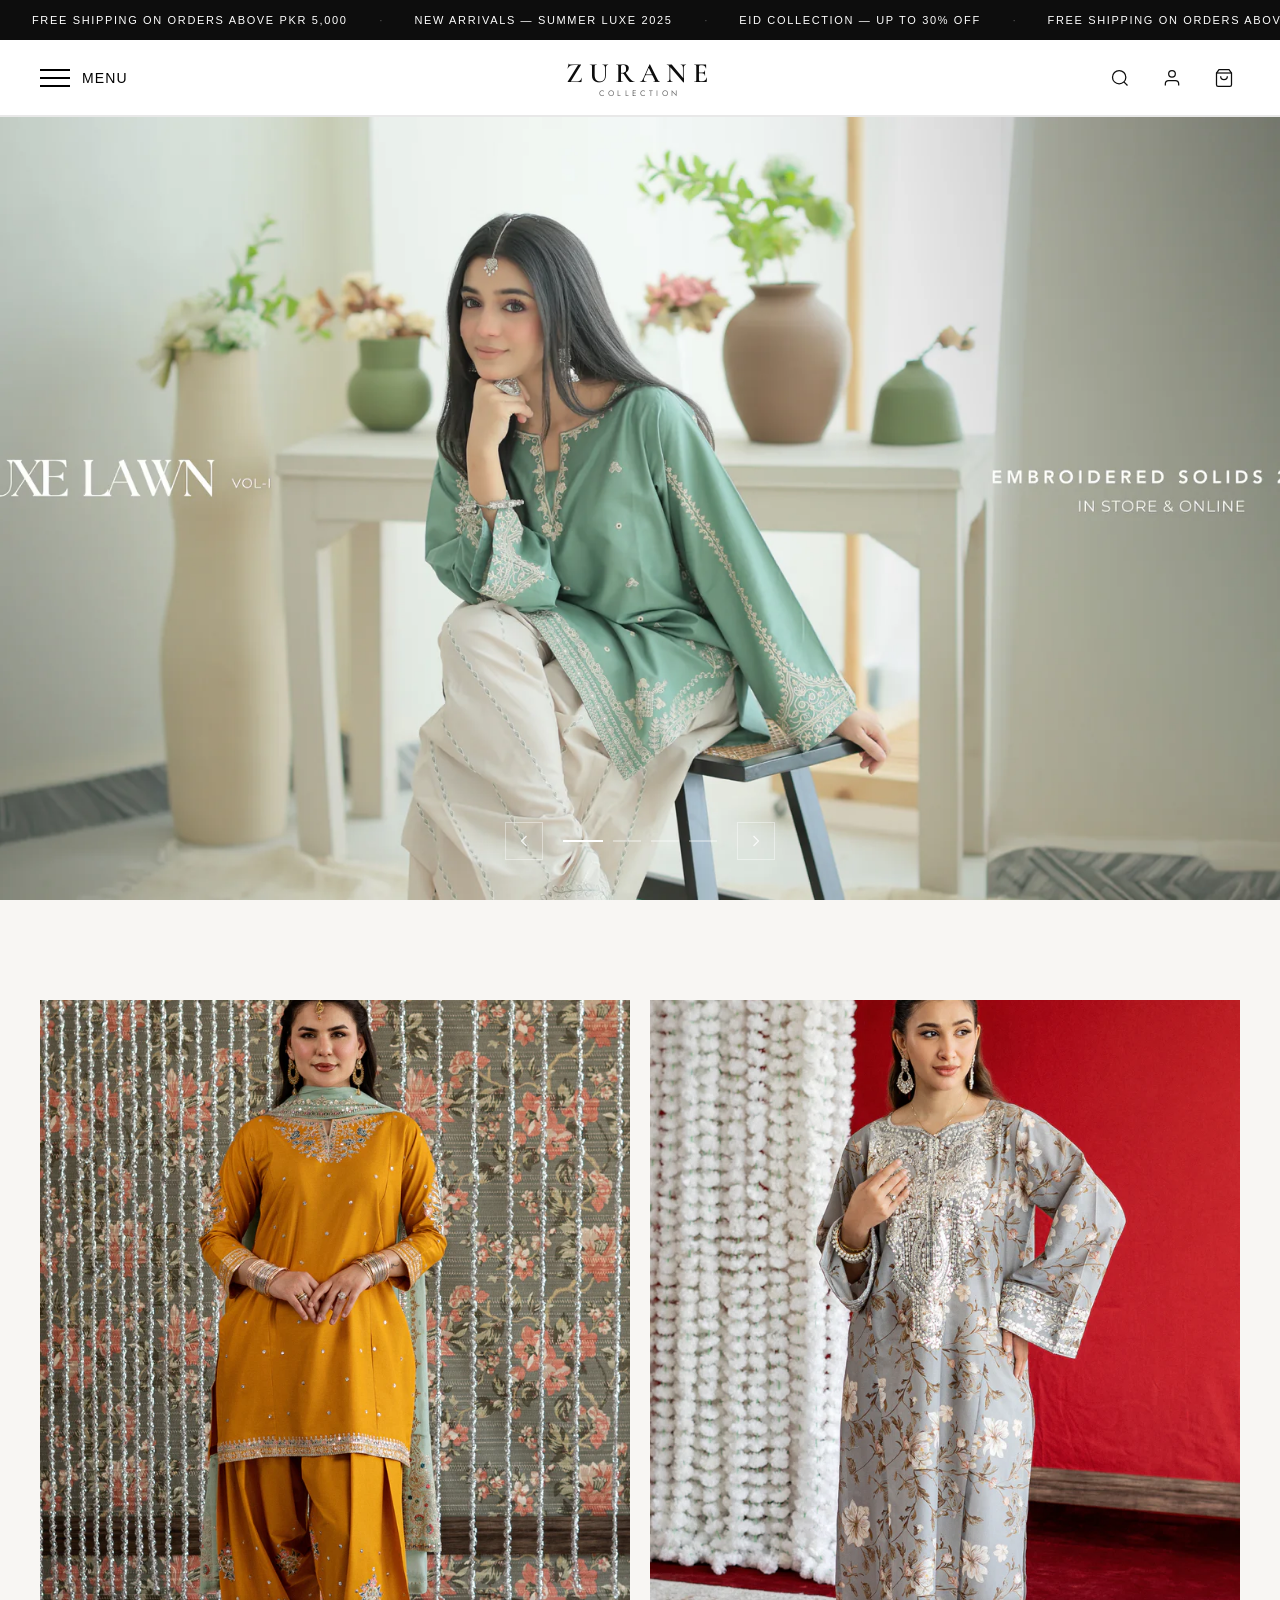
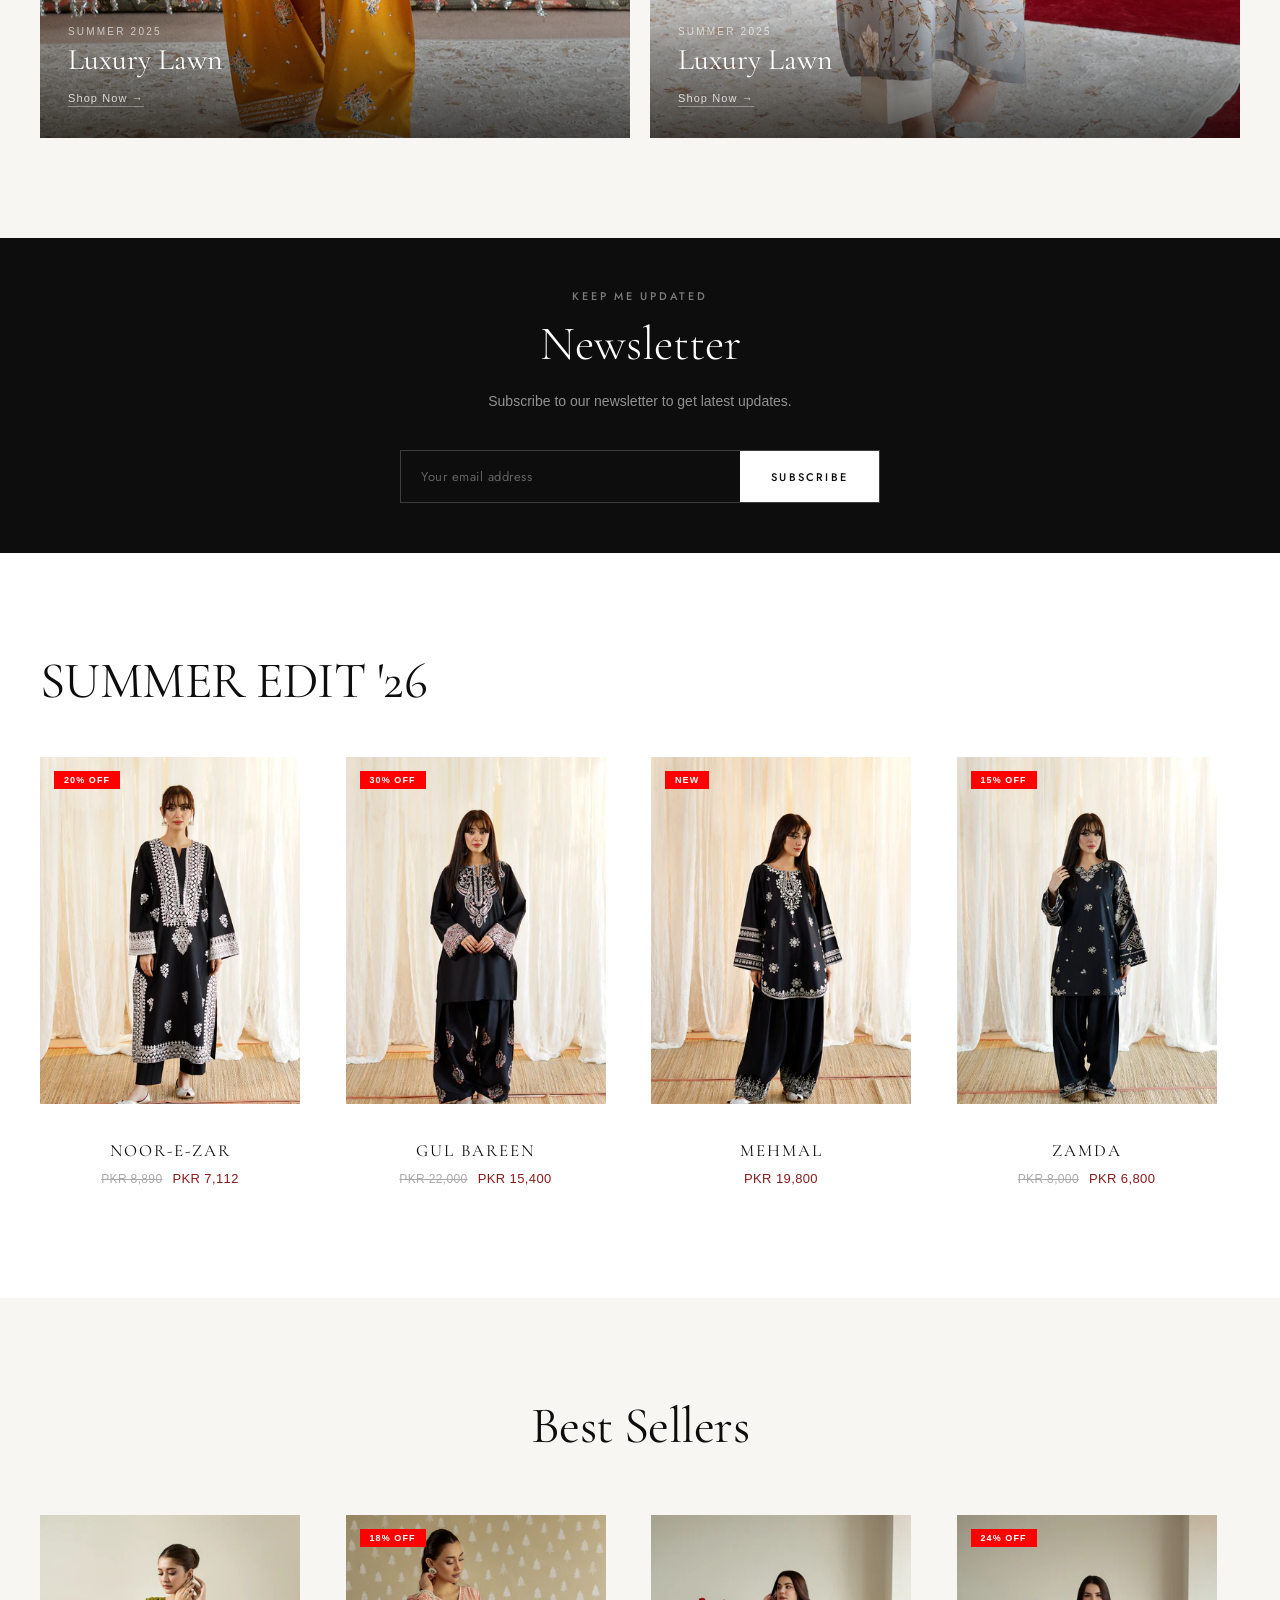
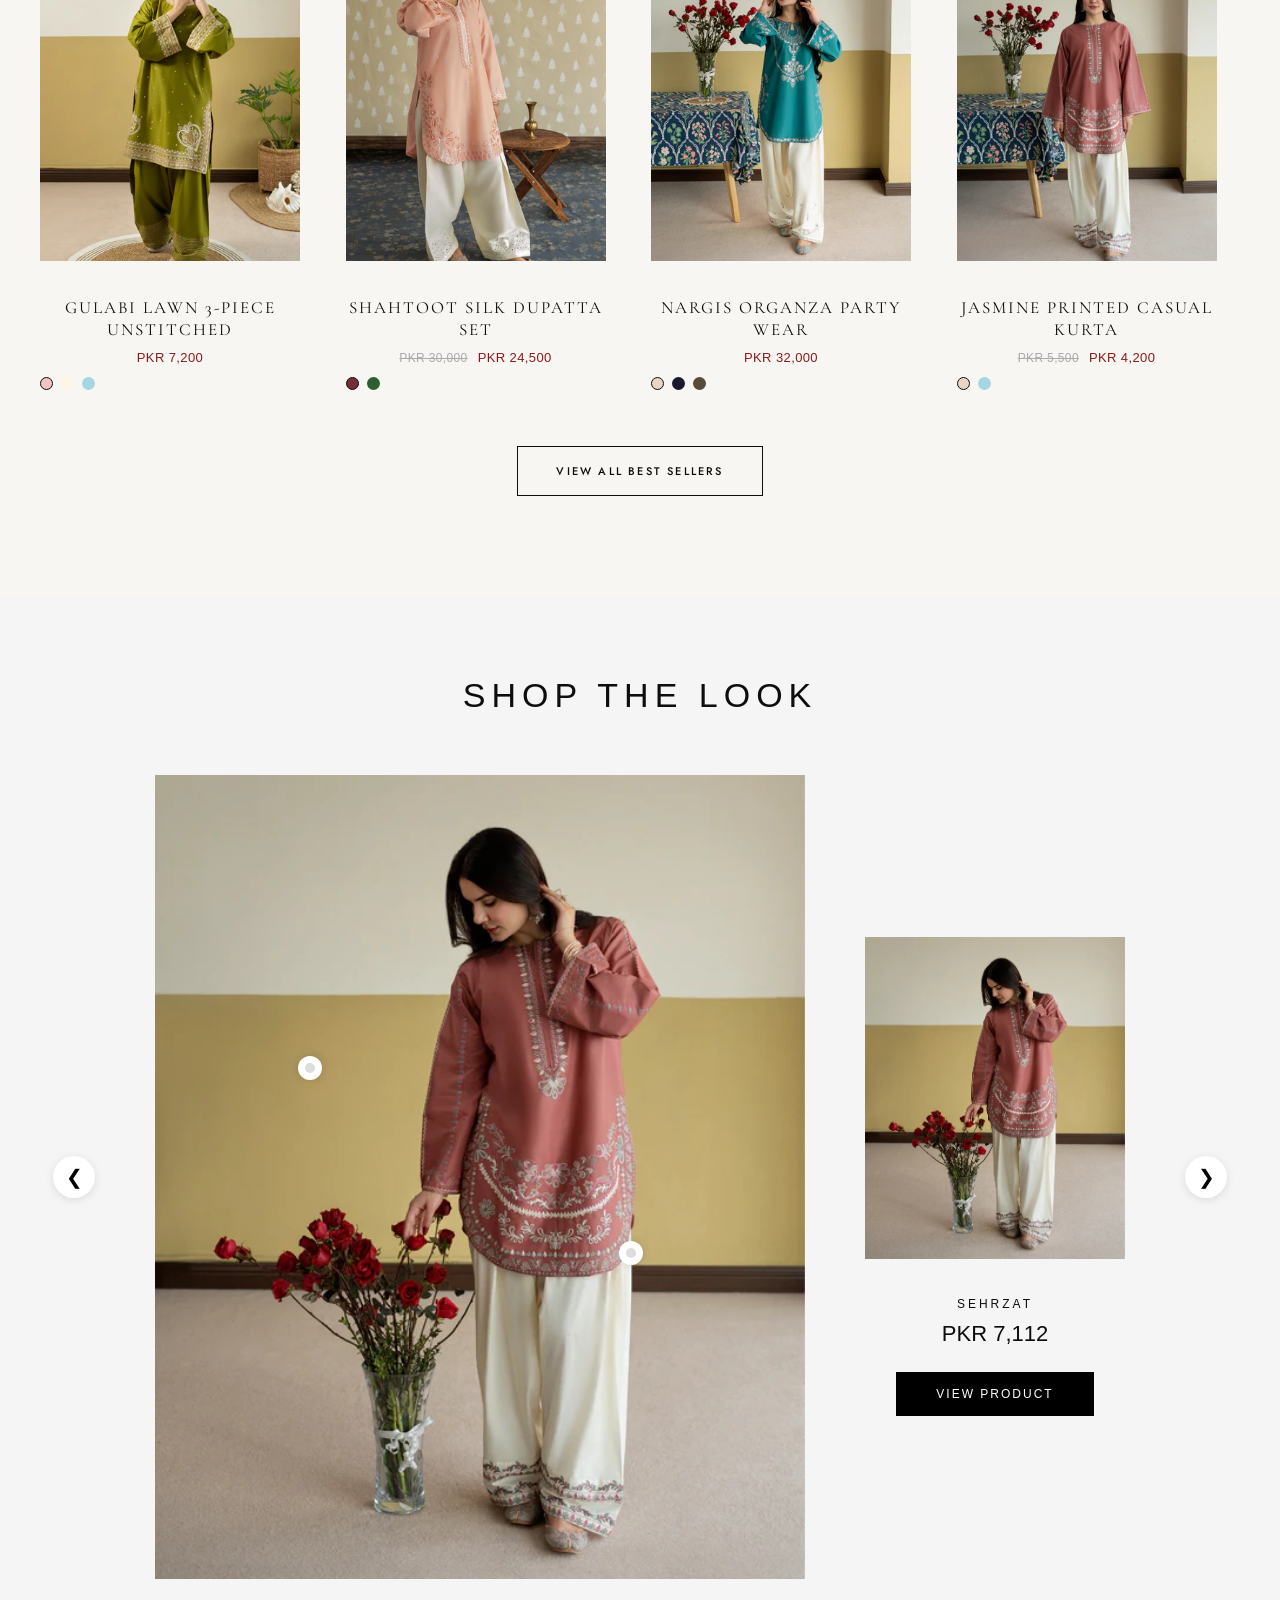
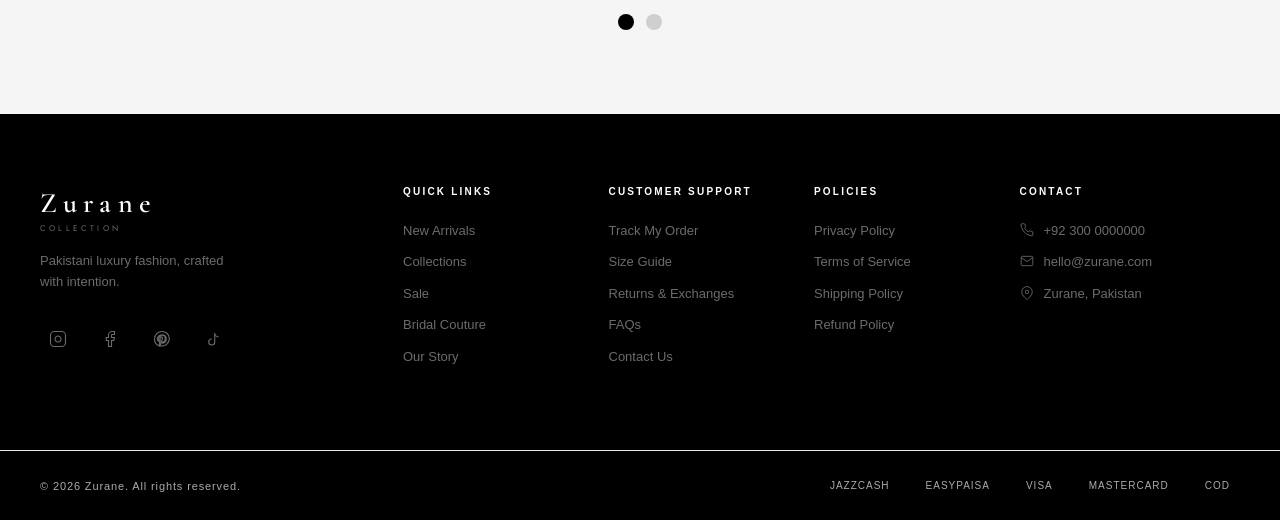
<file: index.html>
<!DOCTYPE html>
<html lang="en">
<head>
  <meta charset="UTF-8" />
  <meta name="viewport" content="width=device-width, initial-scale=1.0" />
  <title>Zurane — Luxury Pakistani Fashion</title>
  <link rel="stylesheet" href="style.css" />
  <link rel="preconnect" href="https://fonts.googleapis.com" />
  <link rel="preconnect" href="https://fonts.gstatic.com" crossorigin />
  <link href="https://fonts.googleapis.com/css2?family=Cormorant+Garamond:ital,wght@0,300;0,400;0,500;0,600;1,300;1,400&family=Jost:wght@300;400;500&display=swap" rel="stylesheet" />
<link rel="stylesheet" href="commerce.css" />
</head>
<body>

  <!-- ═══════════════════════════════════════════
       ANNOUNCEMENT BAR
  ═══════════════════════════════════════════ -->
  <div class="announcement-bar" id="announcementBar">
    <div class="announcement-track">
      <span class="announcement-item">Free Shipping on orders above PKR 5,000</span>
      <span class="announcement-sep">·</span>
      <span class="announcement-item">New Arrivals — Summer Luxe 2025</span>
      <span class="announcement-sep">·</span>
      <span class="announcement-item">Eid Collection — Up to 30% Off</span>
      <span class="announcement-sep">·</span>
      <span class="announcement-item">Free Shipping on orders above PKR 5,000</span>
      <span class="announcement-sep">·</span>
      <span class="announcement-item">New Arrivals — Summer Luxe 2025</span>
      <span class="announcement-sep">·</span>
      <span class="announcement-item">Eid Collection — Up to 30% Off</span>
      <span class="announcement-sep">·</span>
    </div>
    <!-- <button class="announcement-close" id="closeAnnouncement" aria-label="Close announcement">&#x2715;</button> -->
  </div>

  <!-- ═══════════════════════════════════════════
       HEADER
  ═══════════════════════════════════════════ -->
  <header class="header" id="header">
    <div class="header-inner">

      <!-- Mobile Menu Toggle -->
      <!-- <div class="header-left">
  <button class="menu-btn" id="navToggle" aria-label="Open menu" aria-expanded="false" aria-controls="mobileNav">
    <span class="hamburger"></span>
    <span class="menu-label">MENU</span>
  </button>
</div> -->

      <!-- Nav Left -->
      <div class="header-left">
  <button class="menu-btn" id="navToggle" aria-label="Open menu" aria-expanded="false" aria-controls="mobileNav">
    <span class="hamburger"></span>
    <span>MENU</span>
  </button>
</div>

      <!-- Logo -->
      <a href="#" class="logo" aria-label="Zurane Home">
        <span class="logo-text">ZURANE</span>
        <span class="logo-sub">Collection</span>
      </a>

      <!-- Nav Right (Icons) -->
      <div class="nav-right">
        <button class="icon-btn" id="searchToggle" aria-label="Search">
          <svg width="20" height="20" viewBox="0 0 24 24" fill="none" stroke="currentColor" stroke-width="1.5"><circle cx="11" cy="11" r="8"/><line x1="21" y1="21" x2="16.65" y2="16.65"/></svg>
        </button>
        <a href="#" class="icon-btn" aria-label="Account">
          <svg width="20" height="20" viewBox="0 0 24 24" fill="none" stroke="currentColor" stroke-width="1.5"><path d="M20 21v-2a4 4 0 0 0-4-4H8a4 4 0 0 0-4 4v2"/><circle cx="12" cy="7" r="4"/></svg>
        </a>
        <button class="icon-btn cart-btn" id="cartToggle" aria-label="Cart">
          <svg width="20" height="20" viewBox="0 0 24 24" fill="none" stroke="currentColor" stroke-width="1.5"><path d="M6 2 3 6v14a2 2 0 0 0 2 2h14a2 2 0 0 0 2-2V6l-3-4z"/><line x1="3" y1="6" x2="21" y2="6"/><path d="M16 10a4 4 0 0 1-8 0"/></svg>
          <span class="cart-count" id="cartCount">0</span>
        </button>
      </div>

    </div>

    <!-- Search Bar -->
    <div class="search-bar" id="searchBar">
      <div class="search-inner">
        <svg width="18" height="18" viewBox="0 0 24 24" fill="none" stroke="currentColor" stroke-width="1.5"><circle cx="11" cy="11" r="8"/><line x1="21" y1="21" x2="16.65" y2="16.65"/></svg>
        <input type="text" placeholder="Search for collections, fabrics, styles..." id="searchInput" />
        <button class="search-close" id="searchClose" aria-label="Close search">&#x2715;</button>
      </div>
    </div>

    <!-- Mobile Nav Overlay -->
    <div class="mobile-nav" id="mobileNav">
      <div class="mobile-nav-inner">

  <div class="mobile-menu-header">
    <button class="close-menu" id="closeMenu" aria-label="Close menu">✕</button>
    <span>MENU</span>
  </div>

  <ul class="mobile-menu-list">

    <li class="active">
      <a href="#">NEW ARRIVALS</a>
    </li>

    <li>
      <a href="#">SUMMER EDIT '26</a>
    </li>

    <li class="has-dropdown">

    <div class="menu-row">
        <a href="#">SHOP BY CATEGORY</a>
        <button class="dropdown-toggle" aria-label="Toggle submenu" aria-expanded="false">+</button>
    </div>

    <ul class="submenu">
        <li><a href="#">UNSTITCHED</a></li>
        <li><a href="#">READY TO WEAR</a></li>
        <li><a href="#">FORMALS</a></li>
    </ul>

</li>

<li class="has-dropdown">

    <div class="menu-row">
        <a href="#">WINTERS '25</a>
        <button class="dropdown-toggle" aria-label="Toggle submenu" aria-expanded="false">+</button>
    </div>

    <ul class="submenu">
        <li><a href="#">KHADDAR 3PC</a></li>
        <li><a href="#">VELVET 2PC</a></li>
        <li><a href="#">KHADDAR 2PC</a></li>
    </ul>

</li>

    <li>
      <a href="#">FACTORY CLEARANCE</a>
    </li>

    <li class="has-plus">
      <a href="#">SALE</a>
    </li>

  </ul>

</div>
    </div>
    <div class="overlay" id="overlay"></div>

  </header>

  <!-- Mobile Nav Overlay Bg -->
  

  <!-- ═══════════════════════════════════════════
       HERO
  ═══════════════════════════════════════════ -->
  <section class="hero" id="hero">
    <div class="hero-slides">

      <div class="hero-slide active" data-index="0">
        <div class="hero-img-wrap">
          <img src="./public/hero1.webp" alt="Summer Luxe Collection" class="hero-img" />
        </div>
       
      </div>

      <div class="hero-slide" data-index="1">
        <div class="hero-img-wrap">
          <img src="./public/hero 2.webp" alt="Bridal Couture" class="hero-img" />
        </div>
       
      </div>

      <div class="hero-slide" data-index="2">
        <div class="hero-img-wrap">
          <img src="./public/hero 3.webp" alt="Eid Festive" class="hero-img" />
        </div>
       
      </div>

      <div class="hero-slide" data-index="3">
        <div class="hero-img-wrap">
          <img src="./public/hero 4.webp" alt="Eid Festive" class="hero-img" />
        </div>
        
      </div>
    </div>

    <!-- Hero Controls -->
    <div class="hero-controls">
      <button class="hero-arrow hero-prev" id="heroPrev" aria-label="Previous slide">
        <svg width="20" height="20" viewBox="0 0 24 24" fill="none" stroke="currentColor" stroke-width="1.5"><polyline points="15 18 9 12 15 6"/></svg>
      </button>
      <div class="hero-dots" id="heroDots">
        <button class="hero-dot active" data-slide="0" aria-label="Slide 1"></button>
        <button class="hero-dot" data-slide="1" aria-label="Slide 2"></button>
        <button class="hero-dot" data-slide="2" aria-label="Slide 3"></button>
        <button class="hero-dot" data-slide="3" aria-label="Slide 4"></button>
      </div>
      <button class="hero-arrow hero-next" id="heroNext" aria-label="Next slide">
        <svg width="20" height="20" viewBox="0 0 24 24" fill="none" stroke="currentColor" stroke-width="1.5"><polyline points="9 18 15 12 9 6"/></svg>
      </button>
    </div>


  </section>

  <!-- ═══════════════════════════════════════════
       FEATURED COLLECTIONS
  ═══════════════════════════════════════════ -->
  <section class="section collections-section" id="collections">
    <div class="container">
      
      <div class="collections-grid">

        <a href="#" class="collection-card collection-card--large">
          <div class="collection-img-wrap">
            <img src="./public/feautured1.webp" alt="Luxury Lawn" class="collection-img" />
          </div>
          <div class="collection-info">
            <p class="collection-label">Summer 2025</p>
            <h3 class="collection-name">Luxury Lawn</h3>
            <span class="collection-cta">Shop Now →</span>
          </div>
        </a>

        <a href="#" class="collection-card collection-card--large">
          <div class="collection-img-wrap">
            <img src="./public/feautured 2.webp" alt="Luxury Lawn" class="collection-img" />
          </div>
          <div class="collection-info">
            <p class="collection-label">Summer 2025</p>
            <h3 class="collection-name">Luxury Lawn</h3>
            <span class="collection-cta">Shop Now →</span>
          </div>
        </a>

        <!-- <div class="collections-col-right">
          <a href="#" class="collection-card">
            <div class="collection-img-wrap">
              <img src="https://images.unsplash.com/photo-1609505848912-b7c3b9a4d34d?w=700&q=80" alt="Bridal Couture" class="collection-img" />
            </div>
            <div class="collection-info">
              <p class="collection-label">Couture</p>
              <h3 class="collection-name">Bridal Edit</h3>
              <span class="collection-cta">Shop Now →</span>
            </div>
          </a>

          <a href="#" class="collection-card">
            <div class="collection-img-wrap">
              <img src="https://images.unsplash.com/photo-1617019114583-affb34d1b3cd?w=700&q=80" alt="Eid Festive" class="collection-img" />
            </div>
            <div class="collection-info">
              <p class="collection-label">Festive</p>
              <h3 class="collection-name">Eid Collection</h3>
              <span class="collection-cta">Shop Now →</span>
            </div>
          </a>
        </div> -->

      </div>
    </div>
  </section>

   <!-- ═══════════════════════════════════════════
       NEWSLETTER
  ═══════════════════════════════════════════ -->
  <section class="section newsletter-section" id="newsletter">
    <div class="newsletter-inner">
      <p class="section-eyebrow newsletter-eyebrow">Keep me updated</p>
      <h2 class="newsletter-title">Newsletter</h2>
      <p class="newsletter-desc">Subscribe to our newsletter to get latest updates.</p>
      <form class="newsletter-form" id="newsletterForm">
        <input type="email" placeholder="Your email address" class="newsletter-input" id="newsletterEmail" required />
        <button type="submit" class="btn btn-dark newsletter-btn">Subscribe</button>
      </form>
    </div>
  </section>

  <!-- ═══════════════════════════════════════════
       NEW ARRIVALS
  ═══════════════════════════════════════════ -->
  <section class="section arrivals-section" id="arrivals">
    <div class="container">
      <div class="section-header section-header--flex">
        <div>
          <h2 class="section-title">SUMMER EDIT '26</h2>
        </div>
      </div>

      <div class="products-grid" id="newArrivalsGrid" data-products="1,2,3,4"></div>
    </div>
  </section>

  <!-- ═══════════════════════════════════════════
       BEST SELLERS
  ═══════════════════════════════════════════ -->
  <section class="section bestsellers-section" id="bestsellers">
    <div class="container">
      <div class="section-header">
        <h2 class="section-title">Best Sellers</h2>
      </div>

      <div class="bestsellers-grid" data-products="5,6,7,8"></div>

      <div class="section-cta">
        <a href="#" class="btn btn-outline">View All Best Sellers</a>
      </div>
    </div>
  </section>

  <!-- ═══════════════════════════════════════════
       SHOP THE LOOK
  ═══════════════════════════════════════════ -->
  <section class="shop-look">
  <div class="container">
    <h2>SHOP THE LOOK</h2>

    <div class="look-wrapper">

      <button class="nav-btn prev" aria-label="Previous look">&#10094;</button>

      <div class="main-look">

        <img src="./public/look1.webp"
          alt="Fashion Look">

        <button class="hotspot hotspot-1" aria-label="View first look"></button>
        <button class="hotspot hotspot-2" aria-label="View second look"></button>

      </div>

      <div class="product-card">

        <img src="./public/look1.webp"
          alt="Product">

        <div class="product-info">
          <h4>SEHRZAT</h4>
          <p>Rs 7,112</p>

          <a href="#" class="view-btn">
            VIEW PRODUCT
          </a>
        </div>

      </div>

      <button class="nav-btn next" aria-label="Next look">&#10095;</button>

    </div>

    <div class="dots">
      <button class="active" aria-label="Look 1"></button>
      <button aria-label="Look 2"></button>
    </div>

  </div>
</section>

  <!-- ═══════════════════════════════════════════
       BRAND STORY
  ═══════════════════════════════════════════ -->
  <!-- <section class="section story-section" id="story">
    <div class="story-inner">

      <div class="story-text-col">
        <p class="section-eyebrow">Our Heritage</p>
        <h2 class="section-title story-title">Crafted for<br /><em>Zurane,</em><br />Worn Everywhere</h2>
        <p class="story-para">Zurane celebrates Pakistani fashion through considered collections, distinctive details and timeless style.</p>
        <p class="story-para">Every piece is a conversation between tradition and today: hand-drawn motifs translated into precise digital embroidery, mulberry silk woven on modern looms, silhouettes that move with you whether you are in Karachi or Kuala Lumpur.</p>
        <a href="#" class="btn btn-outline">Our Story</a>
      </div>

      <div class="story-img-col">
        <div class="story-img-wrap story-img--top">
          <img src="https://images.unsplash.com/photo-1614251056798-0a63eda2bb25?w=700&q=80" alt="Craftsmanship" loading="lazy" />
        </div>
        <div class="story-img-wrap story-img--bottom">
          <img src="https://images.unsplash.com/photo-1583391733956-6c78276477e2?w=500&q=80" alt="Heritage craft" loading="lazy" />
        </div>
      </div>

    </div>

    <div class="story-stats">
      <div class="stat-item">
        <p class="stat-number">1998</p>
        <p class="stat-label">Zurane Collection</p>
      </div>
      <div class="stat-item">
        <p class="stat-number">12+</p>
        <p class="stat-label">Countries Reached</p>
      </div>
      <div class="stat-item">
        <p class="stat-number">200k+</p>
        <p class="stat-label">Happy Customers</p>
      </div>
      <div class="stat-item">
        <p class="stat-number">100%</p>
        <p class="stat-label">Ethically Crafted</p>
      </div>
    </div>
  </section> -->

  <!-- ═══════════════════════════════════════════
       INSTAGRAM GALLERY
  ═══════════════════════════════════════════ -->
  <!-- <section class="section insta-section" id="instagram">
    <div class="container">
      <div class="section-header">
        <p class="section-eyebrow">Follow Us</p>
        <h2 class="section-title">@zurane</h2>
        <p class="insta-sub">Style our pieces and tag us for a chance to be featured</p>
      </div>

      <div class="insta-grid">
        <a href="#" class="insta-item" aria-label="Instagram post 1">
          <img src="https://images.unsplash.com/photo-1610030469983-98e550d6193c?w=400&q=75" alt="Instagram 1" loading="lazy" />
          <div class="insta-overlay">
            <svg width="20" height="20" viewBox="0 0 24 24" fill="white" stroke="white" stroke-width="1.5"><rect x="2" y="2" width="20" height="20" rx="5"/><path d="M16 11.37A4 4 0 1 1 12.63 8 4 4 0 0 1 16 11.37z"/><line x1="17.5" y1="6.5" x2="17.51" y2="6.5"/></svg>
          </div>
        </a>
        <a href="#" class="insta-item" aria-label="Instagram post 2">
          <img src="https://images.unsplash.com/photo-1583391733956-6c78276477e2?w=400&q=75" alt="Instagram 2" loading="lazy" />
          <div class="insta-overlay"></div>
        </a>
        <a href="#" class="insta-item" aria-label="Instagram post 3">
          <img src="https://images.unsplash.com/photo-1614251056798-0a63eda2bb25?w=400&q=75" alt="Instagram 3" loading="lazy" />
          <div class="insta-overlay"></div>
        </a>
        <a href="#" class="insta-item" aria-label="Instagram post 4">
          <img src="https://images.unsplash.com/photo-1617019114583-affb34d1b3cd?w=400&q=75" alt="Instagram 4" loading="lazy" />
          <div class="insta-overlay"></div>
        </a>
        <a href="#" class="insta-item" aria-label="Instagram post 5">
          <img src="https://images.unsplash.com/photo-1609505848912-b7c3b9a4d34d?w=400&q=75" alt="Instagram 5" loading="lazy" />
          <div class="insta-overlay"></div>
        </a>
        <a href="#" class="insta-item" aria-label="Instagram post 6">
          <img src="https://images.unsplash.com/photo-1583391733956-6c78276477e2?w=400&q=75" alt="Instagram 6" loading="lazy" />
          <div class="insta-overlay"></div>
        </a>
      </div>
    </div>
  </section> -->

 

  <!-- ═══════════════════════════════════════════
       FOOTER
  ═══════════════════════════════════════════ -->
  <footer class="footer">
    <div class="footer-top">
      <div class="container">

        <div class="footer-brand">
          <a href="#" class="footer-logo">
            <span style="color: white;" class="logo-text">Zurane</span>
            <span class="logo-sub">Collection</span>
          </a>
          <p class="footer-tagline">Pakistani luxury fashion, crafted with intention.</p>
          <div class="footer-social">
            <a href="#" class="social-link" aria-label="Instagram">
              <svg width="18" height="18" viewBox="0 0 24 24" fill="none" stroke="currentColor" stroke-width="1.5"><rect x="2" y="2" width="20" height="20" rx="5"/><path d="M16 11.37A4 4 0 1 1 12.63 8 4 4 0 0 1 16 11.37z"/><line x1="17.5" y1="6.5" x2="17.51" y2="6.5"/></svg>
            </a>
            <a href="#" class="social-link" aria-label="Facebook">
              <svg width="18" height="18" viewBox="0 0 24 24" fill="none" stroke="currentColor" stroke-width="1.5"><path d="M18 2h-3a5 5 0 0 0-5 5v3H7v4h3v8h4v-8h3l1-4h-4V7a1 1 0 0 1 1-1h3z"/></svg>
            </a>
            <a href="#" class="social-link" aria-label="Pinterest">
              <svg width="18" height="18" viewBox="0 0 24 24" fill="none" stroke="currentColor" stroke-width="1.5"><path d="M12 2C6.48 2 2 6.48 2 12c0 4.24 2.65 7.86 6.39 9.29-.09-.78-.17-1.98.04-2.83.18-.77 1.22-5.17 1.22-5.17s-.31-.63-.31-1.56c0-1.46.85-2.55 1.9-2.55.9 0 1.33.67 1.33 1.48 0 .9-.58 2.26-.87 3.51-.25 1.05.52 1.9 1.55 1.9 1.86 0 3.1-2.4 3.1-5.25 0-2.16-1.45-3.77-4.08-3.77-2.97 0-4.81 2.22-4.81 4.7 0 .85.24 1.45.62 1.91.17.2.2.28.13.52-.04.17-.15.57-.19.73-.06.24-.24.33-.44.24-1.23-.5-1.81-1.86-1.81-3.38 0-2.5 2.11-5.51 6.32-5.51 3.38 0 5.6 2.45 5.6 5.08 0 3.49-1.94 6.1-4.78 6.1-.95 0-1.85-.51-2.16-1.09l-.6 2.33c-.2.78-.76 1.74-1.16 2.34.87.27 1.79.42 2.75.42 5.52 0 10-4.48 10-10S17.52 2 12 2z"/></svg>
            </a>
            <a href="#" class="social-link" aria-label="TikTok">
              <svg width="18" height="18" viewBox="0 0 24 24" fill="none" stroke="currentColor" stroke-width="1.5"><path d="M9 12a4 4 0 1 0 4 4V4a5 5 0 0 0 5 5"/></svg>
            </a>
          </div>
        </div>

        <div class="footer-links-group">
          <h4 class="footer-heading">Quick Links</h4>
          <ul class="footer-links">
            <li><a href="#">New Arrivals</a></li>
            <li><a href="#">Collections</a></li>
            <li><a href="#">Sale</a></li>
            <li><a href="#">Bridal Couture</a></li>
            <li><a href="#">Our Story</a></li>
          </ul>
        </div>

        <div class="footer-links-group">
          <h4 class="footer-heading">Customer Support</h4>
          <ul class="footer-links">
            <li><a href="#">Track My Order</a></li>
            <li><a href="#">Size Guide</a></li>
            <li><a href="#">Returns & Exchanges</a></li>
            <li><a href="#">FAQs</a></li>
            <li><a href="#">Contact Us</a></li>
          </ul>
        </div>

        <div class="footer-links-group">
          <h4 class="footer-heading">Policies</h4>
          <ul class="footer-links">
            <li><a href="#">Privacy Policy</a></li>
            <li><a href="#">Terms of Service</a></li>
            <li><a href="#">Shipping Policy</a></li>
            <li><a href="#">Refund Policy</a></li>
          </ul>
        </div>

        <div class="footer-links-group">
          <h4 class="footer-heading">Contact</h4>
          <ul class="footer-links footer-contact">
            <li>
              <svg width="14" height="14" viewBox="0 0 24 24" fill="none" stroke="currentColor" stroke-width="1.5"><path d="M22 16.92v3a2 2 0 0 1-2.18 2 19.79 19.79 0 0 1-8.63-3.07A19.5 19.5 0 0 1 4.69 12a19.79 19.79 0 0 1-3.07-8.67A2 2 0 0 1 3.6 1.18h3a2 2 0 0 1 2 1.72c.127.96.361 1.903.7 2.81a2 2 0 0 1-.45 2.11L7.91 8.96a16 16 0 0 0 6.13 6.13l1.27-.84a2 2 0 0 1 2.11-.45c.907.339 1.85.573 2.81.7A2 2 0 0 1 22 16.92z"/></svg>
              +92 300 0000000
            </li>
            <li>
              <svg width="14" height="14" viewBox="0 0 24 24" fill="none" stroke="currentColor" stroke-width="1.5"><path d="M4 4h16c1.1 0 2 .9 2 2v12c0 1.1-.9 2-2 2H4c-1.1 0-2-.9-2-2V6c0-1.1.9-2 2-2z"/><polyline points="22,6 12,13 2,6"/></svg>
              <a href="mailto:hello@zurane.com">hello@zurane.com</a>
            </li>
            <li>
              <svg width="14" height="14" viewBox="0 0 24 24" fill="none" stroke="currentColor" stroke-width="1.5"><path d="M21 10c0 7-9 13-9 13s-9-6-9-13a9 9 0 0 1 18 0z"/><circle cx="12" cy="10" r="3"/></svg>
              Zurane, Pakistan
            </li>
          </ul>
        </div>

      </div>
    </div>

    <div class="footer-bottom">
      <div class="container">
        <p class="footer-copy">© 2026 Zurane. All rights reserved.</p>
        <div class="footer-payments">
          <span>JazzCash</span>
          <span>Easypaisa</span>
          <span>Visa</span>
          <span>Mastercard</span>
          <span>COD</span>
        </div>
      </div>
    </div>
  </footer>

  <!-- ═══════════════════════════════════════════
       CART DRAWER
  ═══════════════════════════════════════════ -->
  <aside class="cart-drawer" id="cartDrawer" role="dialog" aria-label="Shopping cart">
    <div class="cart-drawer-header">
      <h3>Shopping Bag</h3>
      <button class="cart-drawer-close" id="cartClose" aria-label="Close cart">&#x2715;</button>
    </div>
    <div class="cart-drawer-body" id="cartBody">
      <div class="cart-empty" id="cartEmpty">
        <svg width="48" height="48" viewBox="0 0 24 24" fill="none" stroke="currentColor" stroke-width="1"><path d="M6 2 3 6v14a2 2 0 0 0 2 2h14a2 2 0 0 0 2-2V6l-3-4z"/><line x1="3" y1="6" x2="21" y2="6"/><path d="M16 10a4 4 0 0 1-8 0"/></svg>
        <p>Your bag is empty</p>
        <a href="#" class="btn btn-dark">Continue Shopping</a>
      </div>
      <div class="cart-items" id="cartItems"></div>
    </div>
    <div class="cart-drawer-footer" id="cartFooter" style="display:none;">
      <div class="cart-subtotal">
        <span>Subtotal</span>
        <span id="cartTotal">PKR 0</span>
      </div>
      <p class="cart-shipping-note">Free shipping on orders above PKR 5,000</p>
      <button class="btn btn-dark cart-checkout">Proceed to Checkout</button>
      <button class="btn btn-outline cart-continue" id="cartContinue">Continue Shopping</button>
    </div>
  </aside>

  <!-- Toast Notification -->
  <div class="toast" id="toast" role="status" aria-live="polite"></div>

  <script src="products.js"></script>
  <script src="store.js"></script>
  <script src="catalog.js"></script>
  <script src="script.js"></script>
  <script src="commerce.js"></script>
</body>
</html>
</file>
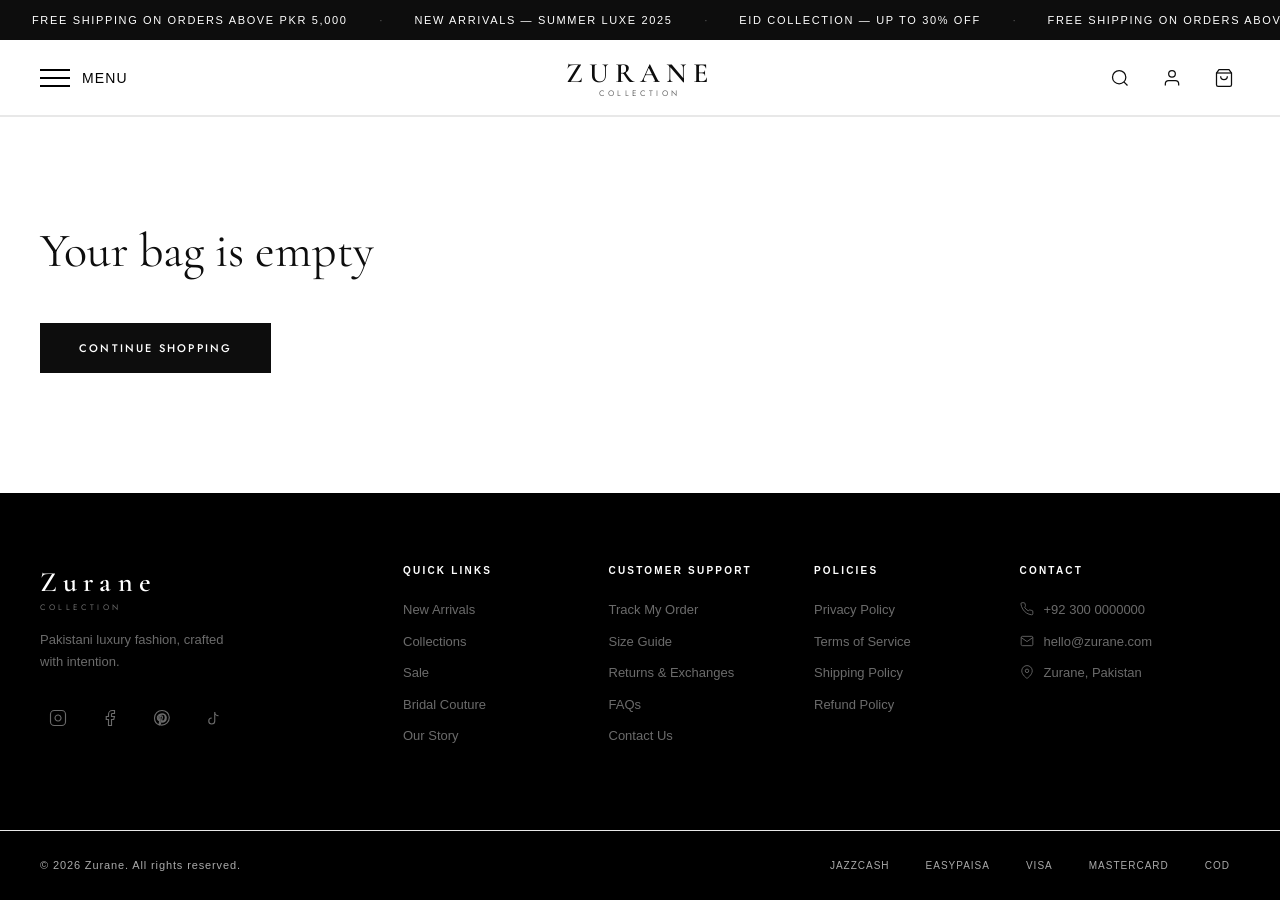
<file: checkout.html>
<!DOCTYPE html>
<html lang="en">
<head>
  <meta charset="UTF-8" />
  <meta name="viewport" content="width=device-width, initial-scale=1.0" />
  <title>Checkout — Zurane</title>
  <link rel="stylesheet" href="style.css" />
  <link rel="preconnect" href="https://fonts.googleapis.com" />
  <link rel="preconnect" href="https://fonts.gstatic.com" crossorigin />
  <link href="https://fonts.googleapis.com/css2?family=Cormorant+Garamond:ital,wght@0,300;0,400;0,500;0,600;1,300;1,400&family=Jost:wght@300;400;500&display=swap" rel="stylesheet" />
<link rel="stylesheet" href="commerce.css" /></head>
<body class="commerce-page"><div class="announcement-bar" id="announcementBar">
    <div class="announcement-track">
      <span class="announcement-item">Free Shipping on orders above PKR 5,000</span>
      <span class="announcement-sep">·</span>
      <span class="announcement-item">New Arrivals — Summer Luxe 2025</span>
      <span class="announcement-sep">·</span>
      <span class="announcement-item">Eid Collection — Up to 30% Off</span>
      <span class="announcement-sep">·</span>
      <span class="announcement-item">Free Shipping on orders above PKR 5,000</span>
      <span class="announcement-sep">·</span>
      <span class="announcement-item">New Arrivals — Summer Luxe 2025</span>
      <span class="announcement-sep">·</span>
      <span class="announcement-item">Eid Collection — Up to 30% Off</span>
      <span class="announcement-sep">·</span>
    </div>
  </div>
  <header class="header" id="header">
    <div class="header-inner">

      <!-- Mobile Menu Toggle -->
      <!-- <div class="header-left">
  <button class="menu-btn" id="navToggle" aria-label="Open menu" aria-expanded="false" aria-controls="mobileNav">
    <span class="hamburger"></span>
    <span class="menu-label">MENU</span>
  </button>
</div> -->

      <!-- Nav Left -->
      <div class="header-left">
  <button class="menu-btn" id="navToggle" aria-label="Open menu" aria-expanded="false" aria-controls="mobileNav">
    <span class="hamburger"></span>
    <span>MENU</span>
  </button>
</div>

      <!-- Logo -->
      <a href="index.html" class="logo" aria-label="Zurane Home">
        <span class="logo-text">ZURANE</span>
        <span class="logo-sub">Collection</span>
      </a>

      <!-- Nav Right (Icons) -->
      <div class="nav-right">
        <button class="icon-btn" id="searchToggle" aria-label="Search">
          <svg width="20" height="20" viewBox="0 0 24 24" fill="none" stroke="currentColor" stroke-width="1.5"><circle cx="11" cy="11" r="8"/><line x1="21" y1="21" x2="16.65" y2="16.65"/></svg>
        </button>
        <a href="index.html" class="icon-btn" aria-label="Account">
          <svg width="20" height="20" viewBox="0 0 24 24" fill="none" stroke="currentColor" stroke-width="1.5"><path d="M20 21v-2a4 4 0 0 0-4-4H8a4 4 0 0 0-4 4v2"/><circle cx="12" cy="7" r="4"/></svg>
        </a>
        <button class="icon-btn cart-btn" id="cartToggle" aria-label="Cart">
          <svg width="20" height="20" viewBox="0 0 24 24" fill="none" stroke="currentColor" stroke-width="1.5"><path d="M6 2 3 6v14a2 2 0 0 0 2 2h14a2 2 0 0 0 2-2V6l-3-4z"/><line x1="3" y1="6" x2="21" y2="6"/><path d="M16 10a4 4 0 0 1-8 0"/></svg>
          <span class="cart-count" id="cartCount">0</span>
        </button>
      </div>

    </div>

    <!-- Search Bar -->
    <div class="search-bar" id="searchBar">
      <div class="search-inner">
        <svg width="18" height="18" viewBox="0 0 24 24" fill="none" stroke="currentColor" stroke-width="1.5"><circle cx="11" cy="11" r="8"/><line x1="21" y1="21" x2="16.65" y2="16.65"/></svg>
        <input type="text" placeholder="Search for collections, fabrics, styles..." id="searchInput" />
        <button class="search-close" id="searchClose" aria-label="Close search">&#x2715;</button>
      </div>
    </div>

    <!-- Mobile Nav Overlay -->
    <div class="mobile-nav" id="mobileNav">
      <div class="mobile-nav-inner">

  <div class="mobile-menu-header">
    <button class="close-menu" id="closeMenu" aria-label="Close menu">✕</button>
    <span>MENU</span>
  </div>

  <ul class="mobile-menu-list">

    <li class="active">
      <a href="index.html">NEW ARRIVALS</a>
    </li>

    <li>
      <a href="index.html">SUMMER EDIT '26</a>
    </li>

    <li class="has-dropdown">

    <div class="menu-row">
        <a href="index.html">SHOP BY CATEGORY</a>
        <button class="dropdown-toggle" aria-label="Toggle submenu" aria-expanded="false">+</button>
    </div>

    <ul class="submenu">
        <li><a href="index.html">UNSTITCHED</a></li>
        <li><a href="index.html">READY TO WEAR</a></li>
        <li><a href="index.html">FORMALS</a></li>
    </ul>

</li>

<li class="has-dropdown">

    <div class="menu-row">
        <a href="index.html">WINTERS '25</a>
        <button class="dropdown-toggle" aria-label="Toggle submenu" aria-expanded="false">+</button>
    </div>

    <ul class="submenu">
        <li><a href="index.html">KHADDAR 3PC</a></li>
        <li><a href="index.html">VELVET 2PC</a></li>
        <li><a href="index.html">KHADDAR 2PC</a></li>
    </ul>

</li>

    <li>
      <a href="index.html">FACTORY CLEARANCE</a>
    </li>

    <li class="has-plus">
      <a href="index.html">SALE</a>
    </li>

  </ul>

</div>
    </div>
    <div class="overlay" id="overlay"></div>

  </header><main class="commerce-main container" id="checkoutPage"></main><footer class="footer">
    <div class="footer-top">
      <div class="container">

        <div class="footer-brand">
          <a href="#" class="footer-logo">
            <span style="color: white;" class="logo-text">Zurane</span>
            <span class="logo-sub">Collection</span>
          </a>
          <p class="footer-tagline">Pakistani luxury fashion, crafted with intention.</p>
          <div class="footer-social">
            <a href="#" class="social-link" aria-label="Instagram">
              <svg width="18" height="18" viewBox="0 0 24 24" fill="none" stroke="currentColor" stroke-width="1.5"><rect x="2" y="2" width="20" height="20" rx="5"/><path d="M16 11.37A4 4 0 1 1 12.63 8 4 4 0 0 1 16 11.37z"/><line x1="17.5" y1="6.5" x2="17.51" y2="6.5"/></svg>
            </a>
            <a href="#" class="social-link" aria-label="Facebook">
              <svg width="18" height="18" viewBox="0 0 24 24" fill="none" stroke="currentColor" stroke-width="1.5"><path d="M18 2h-3a5 5 0 0 0-5 5v3H7v4h3v8h4v-8h3l1-4h-4V7a1 1 0 0 1 1-1h3z"/></svg>
            </a>
            <a href="#" class="social-link" aria-label="Pinterest">
              <svg width="18" height="18" viewBox="0 0 24 24" fill="none" stroke="currentColor" stroke-width="1.5"><path d="M12 2C6.48 2 2 6.48 2 12c0 4.24 2.65 7.86 6.39 9.29-.09-.78-.17-1.98.04-2.83.18-.77 1.22-5.17 1.22-5.17s-.31-.63-.31-1.56c0-1.46.85-2.55 1.9-2.55.9 0 1.33.67 1.33 1.48 0 .9-.58 2.26-.87 3.51-.25 1.05.52 1.9 1.55 1.9 1.86 0 3.1-2.4 3.1-5.25 0-2.16-1.45-3.77-4.08-3.77-2.97 0-4.81 2.22-4.81 4.7 0 .85.24 1.45.62 1.91.17.2.2.28.13.52-.04.17-.15.57-.19.73-.06.24-.24.33-.44.24-1.23-.5-1.81-1.86-1.81-3.38 0-2.5 2.11-5.51 6.32-5.51 3.38 0 5.6 2.45 5.6 5.08 0 3.49-1.94 6.1-4.78 6.1-.95 0-1.85-.51-2.16-1.09l-.6 2.33c-.2.78-.76 1.74-1.16 2.34.87.27 1.79.42 2.75.42 5.52 0 10-4.48 10-10S17.52 2 12 2z"/></svg>
            </a>
            <a href="#" class="social-link" aria-label="TikTok">
              <svg width="18" height="18" viewBox="0 0 24 24" fill="none" stroke="currentColor" stroke-width="1.5"><path d="M9 12a4 4 0 1 0 4 4V4a5 5 0 0 0 5 5"/></svg>
            </a>
          </div>
        </div>

        <div class="footer-links-group">
          <h4 class="footer-heading">Quick Links</h4>
          <ul class="footer-links">
            <li><a href="#">New Arrivals</a></li>
            <li><a href="#">Collections</a></li>
            <li><a href="#">Sale</a></li>
            <li><a href="#">Bridal Couture</a></li>
            <li><a href="#">Our Story</a></li>
          </ul>
        </div>

        <div class="footer-links-group">
          <h4 class="footer-heading">Customer Support</h4>
          <ul class="footer-links">
            <li><a href="#">Track My Order</a></li>
            <li><a href="#">Size Guide</a></li>
            <li><a href="#">Returns & Exchanges</a></li>
            <li><a href="#">FAQs</a></li>
            <li><a href="#">Contact Us</a></li>
          </ul>
        </div>

        <div class="footer-links-group">
          <h4 class="footer-heading">Policies</h4>
          <ul class="footer-links">
            <li><a href="#">Privacy Policy</a></li>
            <li><a href="#">Terms of Service</a></li>
            <li><a href="#">Shipping Policy</a></li>
            <li><a href="#">Refund Policy</a></li>
          </ul>
        </div>

        <div class="footer-links-group">
          <h4 class="footer-heading">Contact</h4>
          <ul class="footer-links footer-contact">
            <li>
              <svg width="14" height="14" viewBox="0 0 24 24" fill="none" stroke="currentColor" stroke-width="1.5"><path d="M22 16.92v3a2 2 0 0 1-2.18 2 19.79 19.79 0 0 1-8.63-3.07A19.5 19.5 0 0 1 4.69 12a19.79 19.79 0 0 1-3.07-8.67A2 2 0 0 1 3.6 1.18h3a2 2 0 0 1 2 1.72c.127.96.361 1.903.7 2.81a2 2 0 0 1-.45 2.11L7.91 8.96a16 16 0 0 0 6.13 6.13l1.27-.84a2 2 0 0 1 2.11-.45c.907.339 1.85.573 2.81.7A2 2 0 0 1 22 16.92z"/></svg>
              +92 300 0000000
            </li>
            <li>
              <svg width="14" height="14" viewBox="0 0 24 24" fill="none" stroke="currentColor" stroke-width="1.5"><path d="M4 4h16c1.1 0 2 .9 2 2v12c0 1.1-.9 2-2 2H4c-1.1 0-2-.9-2-2V6c0-1.1.9-2 2-2z"/><polyline points="22,6 12,13 2,6"/></svg>
              <a href="mailto:hello@zurane.com">hello@zurane.com</a>
            </li>
            <li>
              <svg width="14" height="14" viewBox="0 0 24 24" fill="none" stroke="currentColor" stroke-width="1.5"><path d="M21 10c0 7-9 13-9 13s-9-6-9-13a9 9 0 0 1 18 0z"/><circle cx="12" cy="10" r="3"/></svg>
              Zurane, Pakistan
            </li>
          </ul>
        </div>

      </div>
    </div>

    <div class="footer-bottom">
      <div class="container">
        <p class="footer-copy">© 2026 Zurane. All rights reserved.</p>
        <div class="footer-payments">
          <span>JazzCash</span>
          <span>Easypaisa</span>
          <span>Visa</span>
          <span>Mastercard</span>
          <span>COD</span>
        </div>
      </div>
    </div>
  </footer><aside class="cart-drawer" id="cartDrawer" role="dialog" aria-label="Shopping cart">
    <div class="cart-drawer-header">
      <h3>Shopping Bag</h3>
      <button class="cart-drawer-close" id="cartClose" aria-label="Close cart">&#x2715;</button>
    </div>
    <div class="cart-drawer-body" id="cartBody">
      <div class="cart-empty" id="cartEmpty">
        <svg width="48" height="48" viewBox="0 0 24 24" fill="none" stroke="currentColor" stroke-width="1"><path d="M6 2 3 6v14a2 2 0 0 0 2 2h14a2 2 0 0 0 2-2V6l-3-4z"/><line x1="3" y1="6" x2="21" y2="6"/><path d="M16 10a4 4 0 0 1-8 0"/></svg>
        <p>Your bag is empty</p>
        <a href="#" class="btn btn-dark">Continue Shopping</a>
      </div>
      <div class="cart-items" id="cartItems"></div>
    </div>
    <div class="cart-drawer-footer" id="cartFooter" style="display:none;">
      <div class="cart-subtotal">
        <span>Subtotal</span>
        <span id="cartTotal">PKR 0</span>
      </div>
      <p class="cart-shipping-note">Free shipping on orders above PKR 5,000</p>
      <button class="btn btn-dark cart-checkout">Proceed to Checkout</button>
      <button class="btn btn-outline cart-continue" id="cartContinue">Continue Shopping</button>
    </div>
  </aside><div class="toast" id="toast" role="status" aria-live="polite"></div><script src="products.js"></script><script src="store.js"></script><script src="catalog.js"></script><script src="script.js"></script><script src="commerce.js"></script></body></html>
</file>
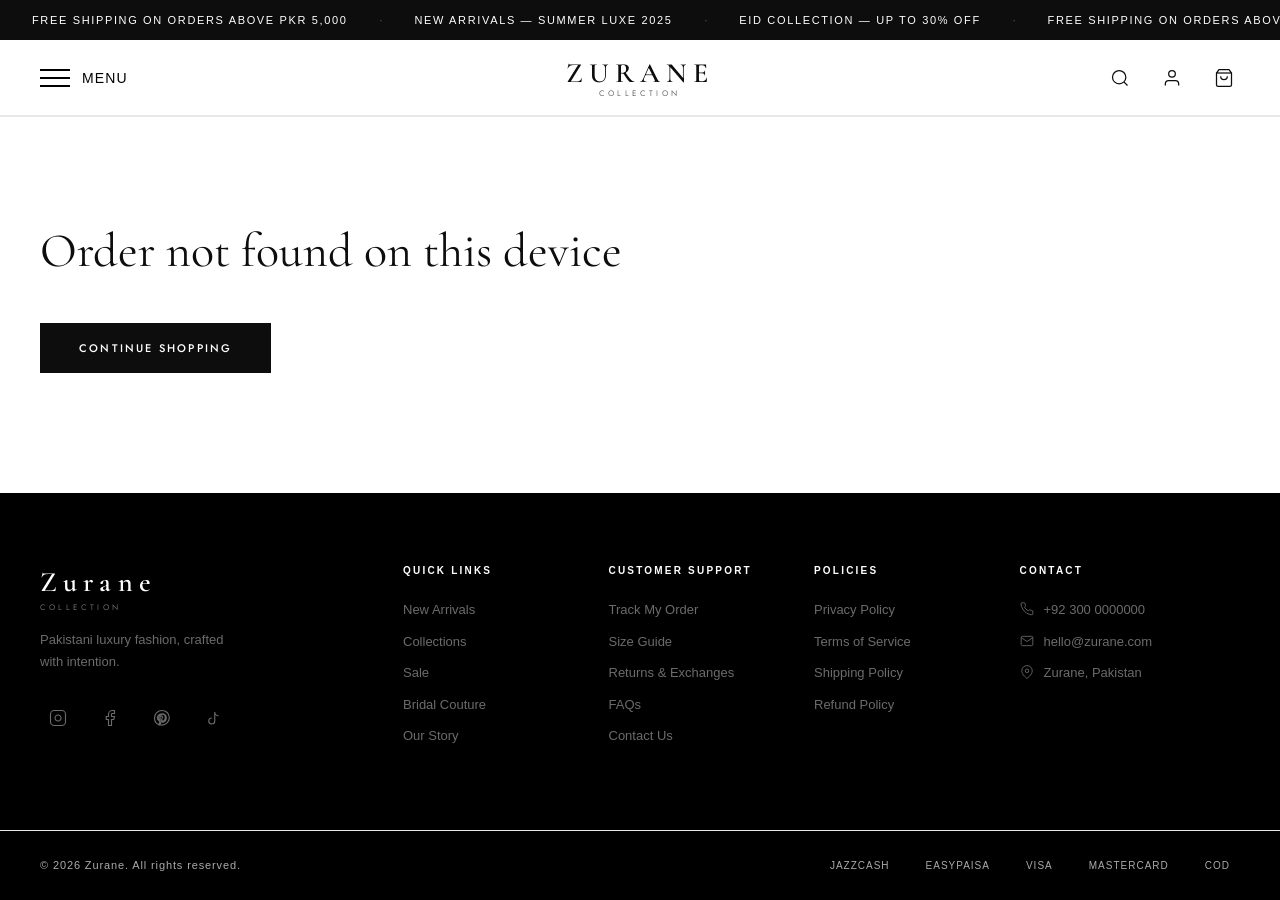
<file: confirmation.html>
<!DOCTYPE html>
<html lang="en">
<head>
  <meta charset="UTF-8" />
  <meta name="viewport" content="width=device-width, initial-scale=1.0" />
  <title>Order confirmation — Zurane</title>
  <link rel="stylesheet" href="style.css" />
  <link rel="preconnect" href="https://fonts.googleapis.com" />
  <link rel="preconnect" href="https://fonts.gstatic.com" crossorigin />
  <link href="https://fonts.googleapis.com/css2?family=Cormorant+Garamond:ital,wght@0,300;0,400;0,500;0,600;1,300;1,400&family=Jost:wght@300;400;500&display=swap" rel="stylesheet" />
<link rel="stylesheet" href="commerce.css" /></head>
<body class="commerce-page"><div class="announcement-bar" id="announcementBar">
    <div class="announcement-track">
      <span class="announcement-item">Free Shipping on orders above PKR 5,000</span>
      <span class="announcement-sep">·</span>
      <span class="announcement-item">New Arrivals — Summer Luxe 2025</span>
      <span class="announcement-sep">·</span>
      <span class="announcement-item">Eid Collection — Up to 30% Off</span>
      <span class="announcement-sep">·</span>
      <span class="announcement-item">Free Shipping on orders above PKR 5,000</span>
      <span class="announcement-sep">·</span>
      <span class="announcement-item">New Arrivals — Summer Luxe 2025</span>
      <span class="announcement-sep">·</span>
      <span class="announcement-item">Eid Collection — Up to 30% Off</span>
      <span class="announcement-sep">·</span>
    </div>
  </div>
  <header class="header" id="header">
    <div class="header-inner">

      <!-- Mobile Menu Toggle -->
      <!-- <div class="header-left">
  <button class="menu-btn" id="navToggle" aria-label="Open menu" aria-expanded="false" aria-controls="mobileNav">
    <span class="hamburger"></span>
    <span class="menu-label">MENU</span>
  </button>
</div> -->

      <!-- Nav Left -->
      <div class="header-left">
  <button class="menu-btn" id="navToggle" aria-label="Open menu" aria-expanded="false" aria-controls="mobileNav">
    <span class="hamburger"></span>
    <span>MENU</span>
  </button>
</div>

      <!-- Logo -->
      <a href="index.html" class="logo" aria-label="Zurane Home">
        <span class="logo-text">ZURANE</span>
        <span class="logo-sub">Collection</span>
      </a>

      <!-- Nav Right (Icons) -->
      <div class="nav-right">
        <button class="icon-btn" id="searchToggle" aria-label="Search">
          <svg width="20" height="20" viewBox="0 0 24 24" fill="none" stroke="currentColor" stroke-width="1.5"><circle cx="11" cy="11" r="8"/><line x1="21" y1="21" x2="16.65" y2="16.65"/></svg>
        </button>
        <a href="index.html" class="icon-btn" aria-label="Account">
          <svg width="20" height="20" viewBox="0 0 24 24" fill="none" stroke="currentColor" stroke-width="1.5"><path d="M20 21v-2a4 4 0 0 0-4-4H8a4 4 0 0 0-4 4v2"/><circle cx="12" cy="7" r="4"/></svg>
        </a>
        <button class="icon-btn cart-btn" id="cartToggle" aria-label="Cart">
          <svg width="20" height="20" viewBox="0 0 24 24" fill="none" stroke="currentColor" stroke-width="1.5"><path d="M6 2 3 6v14a2 2 0 0 0 2 2h14a2 2 0 0 0 2-2V6l-3-4z"/><line x1="3" y1="6" x2="21" y2="6"/><path d="M16 10a4 4 0 0 1-8 0"/></svg>
          <span class="cart-count" id="cartCount">0</span>
        </button>
      </div>

    </div>

    <!-- Search Bar -->
    <div class="search-bar" id="searchBar">
      <div class="search-inner">
        <svg width="18" height="18" viewBox="0 0 24 24" fill="none" stroke="currentColor" stroke-width="1.5"><circle cx="11" cy="11" r="8"/><line x1="21" y1="21" x2="16.65" y2="16.65"/></svg>
        <input type="text" placeholder="Search for collections, fabrics, styles..." id="searchInput" />
        <button class="search-close" id="searchClose" aria-label="Close search">&#x2715;</button>
      </div>
    </div>

    <!-- Mobile Nav Overlay -->
    <div class="mobile-nav" id="mobileNav">
      <div class="mobile-nav-inner">

  <div class="mobile-menu-header">
    <button class="close-menu" id="closeMenu" aria-label="Close menu">✕</button>
    <span>MENU</span>
  </div>

  <ul class="mobile-menu-list">

    <li class="active">
      <a href="index.html">NEW ARRIVALS</a>
    </li>

    <li>
      <a href="index.html">SUMMER EDIT '26</a>
    </li>

    <li class="has-dropdown">

    <div class="menu-row">
        <a href="index.html">SHOP BY CATEGORY</a>
        <button class="dropdown-toggle" aria-label="Toggle submenu" aria-expanded="false">+</button>
    </div>

    <ul class="submenu">
        <li><a href="index.html">UNSTITCHED</a></li>
        <li><a href="index.html">READY TO WEAR</a></li>
        <li><a href="index.html">FORMALS</a></li>
    </ul>

</li>

<li class="has-dropdown">

    <div class="menu-row">
        <a href="index.html">WINTERS '25</a>
        <button class="dropdown-toggle" aria-label="Toggle submenu" aria-expanded="false">+</button>
    </div>

    <ul class="submenu">
        <li><a href="index.html">KHADDAR 3PC</a></li>
        <li><a href="index.html">VELVET 2PC</a></li>
        <li><a href="index.html">KHADDAR 2PC</a></li>
    </ul>

</li>

    <li>
      <a href="index.html">FACTORY CLEARANCE</a>
    </li>

    <li class="has-plus">
      <a href="index.html">SALE</a>
    </li>

  </ul>

</div>
    </div>
    <div class="overlay" id="overlay"></div>

  </header><main class="commerce-main container" id="confirmationPage"></main><footer class="footer">
    <div class="footer-top">
      <div class="container">

        <div class="footer-brand">
          <a href="#" class="footer-logo">
            <span style="color: white;" class="logo-text">Zurane</span>
            <span class="logo-sub">Collection</span>
          </a>
          <p class="footer-tagline">Pakistani luxury fashion, crafted with intention.</p>
          <div class="footer-social">
            <a href="#" class="social-link" aria-label="Instagram">
              <svg width="18" height="18" viewBox="0 0 24 24" fill="none" stroke="currentColor" stroke-width="1.5"><rect x="2" y="2" width="20" height="20" rx="5"/><path d="M16 11.37A4 4 0 1 1 12.63 8 4 4 0 0 1 16 11.37z"/><line x1="17.5" y1="6.5" x2="17.51" y2="6.5"/></svg>
            </a>
            <a href="#" class="social-link" aria-label="Facebook">
              <svg width="18" height="18" viewBox="0 0 24 24" fill="none" stroke="currentColor" stroke-width="1.5"><path d="M18 2h-3a5 5 0 0 0-5 5v3H7v4h3v8h4v-8h3l1-4h-4V7a1 1 0 0 1 1-1h3z"/></svg>
            </a>
            <a href="#" class="social-link" aria-label="Pinterest">
              <svg width="18" height="18" viewBox="0 0 24 24" fill="none" stroke="currentColor" stroke-width="1.5"><path d="M12 2C6.48 2 2 6.48 2 12c0 4.24 2.65 7.86 6.39 9.29-.09-.78-.17-1.98.04-2.83.18-.77 1.22-5.17 1.22-5.17s-.31-.63-.31-1.56c0-1.46.85-2.55 1.9-2.55.9 0 1.33.67 1.33 1.48 0 .9-.58 2.26-.87 3.51-.25 1.05.52 1.9 1.55 1.9 1.86 0 3.1-2.4 3.1-5.25 0-2.16-1.45-3.77-4.08-3.77-2.97 0-4.81 2.22-4.81 4.7 0 .85.24 1.45.62 1.91.17.2.2.28.13.52-.04.17-.15.57-.19.73-.06.24-.24.33-.44.24-1.23-.5-1.81-1.86-1.81-3.38 0-2.5 2.11-5.51 6.32-5.51 3.38 0 5.6 2.45 5.6 5.08 0 3.49-1.94 6.1-4.78 6.1-.95 0-1.85-.51-2.16-1.09l-.6 2.33c-.2.78-.76 1.74-1.16 2.34.87.27 1.79.42 2.75.42 5.52 0 10-4.48 10-10S17.52 2 12 2z"/></svg>
            </a>
            <a href="#" class="social-link" aria-label="TikTok">
              <svg width="18" height="18" viewBox="0 0 24 24" fill="none" stroke="currentColor" stroke-width="1.5"><path d="M9 12a4 4 0 1 0 4 4V4a5 5 0 0 0 5 5"/></svg>
            </a>
          </div>
        </div>

        <div class="footer-links-group">
          <h4 class="footer-heading">Quick Links</h4>
          <ul class="footer-links">
            <li><a href="#">New Arrivals</a></li>
            <li><a href="#">Collections</a></li>
            <li><a href="#">Sale</a></li>
            <li><a href="#">Bridal Couture</a></li>
            <li><a href="#">Our Story</a></li>
          </ul>
        </div>

        <div class="footer-links-group">
          <h4 class="footer-heading">Customer Support</h4>
          <ul class="footer-links">
            <li><a href="#">Track My Order</a></li>
            <li><a href="#">Size Guide</a></li>
            <li><a href="#">Returns & Exchanges</a></li>
            <li><a href="#">FAQs</a></li>
            <li><a href="#">Contact Us</a></li>
          </ul>
        </div>

        <div class="footer-links-group">
          <h4 class="footer-heading">Policies</h4>
          <ul class="footer-links">
            <li><a href="#">Privacy Policy</a></li>
            <li><a href="#">Terms of Service</a></li>
            <li><a href="#">Shipping Policy</a></li>
            <li><a href="#">Refund Policy</a></li>
          </ul>
        </div>

        <div class="footer-links-group">
          <h4 class="footer-heading">Contact</h4>
          <ul class="footer-links footer-contact">
            <li>
              <svg width="14" height="14" viewBox="0 0 24 24" fill="none" stroke="currentColor" stroke-width="1.5"><path d="M22 16.92v3a2 2 0 0 1-2.18 2 19.79 19.79 0 0 1-8.63-3.07A19.5 19.5 0 0 1 4.69 12a19.79 19.79 0 0 1-3.07-8.67A2 2 0 0 1 3.6 1.18h3a2 2 0 0 1 2 1.72c.127.96.361 1.903.7 2.81a2 2 0 0 1-.45 2.11L7.91 8.96a16 16 0 0 0 6.13 6.13l1.27-.84a2 2 0 0 1 2.11-.45c.907.339 1.85.573 2.81.7A2 2 0 0 1 22 16.92z"/></svg>
              +92 300 0000000
            </li>
            <li>
              <svg width="14" height="14" viewBox="0 0 24 24" fill="none" stroke="currentColor" stroke-width="1.5"><path d="M4 4h16c1.1 0 2 .9 2 2v12c0 1.1-.9 2-2 2H4c-1.1 0-2-.9-2-2V6c0-1.1.9-2 2-2z"/><polyline points="22,6 12,13 2,6"/></svg>
              <a href="mailto:hello@zurane.com">hello@zurane.com</a>
            </li>
            <li>
              <svg width="14" height="14" viewBox="0 0 24 24" fill="none" stroke="currentColor" stroke-width="1.5"><path d="M21 10c0 7-9 13-9 13s-9-6-9-13a9 9 0 0 1 18 0z"/><circle cx="12" cy="10" r="3"/></svg>
              Zurane, Pakistan
            </li>
          </ul>
        </div>

      </div>
    </div>

    <div class="footer-bottom">
      <div class="container">
        <p class="footer-copy">© 2026 Zurane. All rights reserved.</p>
        <div class="footer-payments">
          <span>JazzCash</span>
          <span>Easypaisa</span>
          <span>Visa</span>
          <span>Mastercard</span>
          <span>COD</span>
        </div>
      </div>
    </div>
  </footer><aside class="cart-drawer" id="cartDrawer" role="dialog" aria-label="Shopping cart">
    <div class="cart-drawer-header">
      <h3>Shopping Bag</h3>
      <button class="cart-drawer-close" id="cartClose" aria-label="Close cart">&#x2715;</button>
    </div>
    <div class="cart-drawer-body" id="cartBody">
      <div class="cart-empty" id="cartEmpty">
        <svg width="48" height="48" viewBox="0 0 24 24" fill="none" stroke="currentColor" stroke-width="1"><path d="M6 2 3 6v14a2 2 0 0 0 2 2h14a2 2 0 0 0 2-2V6l-3-4z"/><line x1="3" y1="6" x2="21" y2="6"/><path d="M16 10a4 4 0 0 1-8 0"/></svg>
        <p>Your bag is empty</p>
        <a href="#" class="btn btn-dark">Continue Shopping</a>
      </div>
      <div class="cart-items" id="cartItems"></div>
    </div>
    <div class="cart-drawer-footer" id="cartFooter" style="display:none;">
      <div class="cart-subtotal">
        <span>Subtotal</span>
        <span id="cartTotal">PKR 0</span>
      </div>
      <p class="cart-shipping-note">Free shipping on orders above PKR 5,000</p>
      <button class="btn btn-dark cart-checkout">Proceed to Checkout</button>
      <button class="btn btn-outline cart-continue" id="cartContinue">Continue Shopping</button>
    </div>
  </aside><div class="toast" id="toast" role="status" aria-live="polite"></div><script src="products.js"></script><script src="store.js"></script><script src="catalog.js"></script><script src="script.js"></script><script src="commerce.js"></script></body></html>
</file>
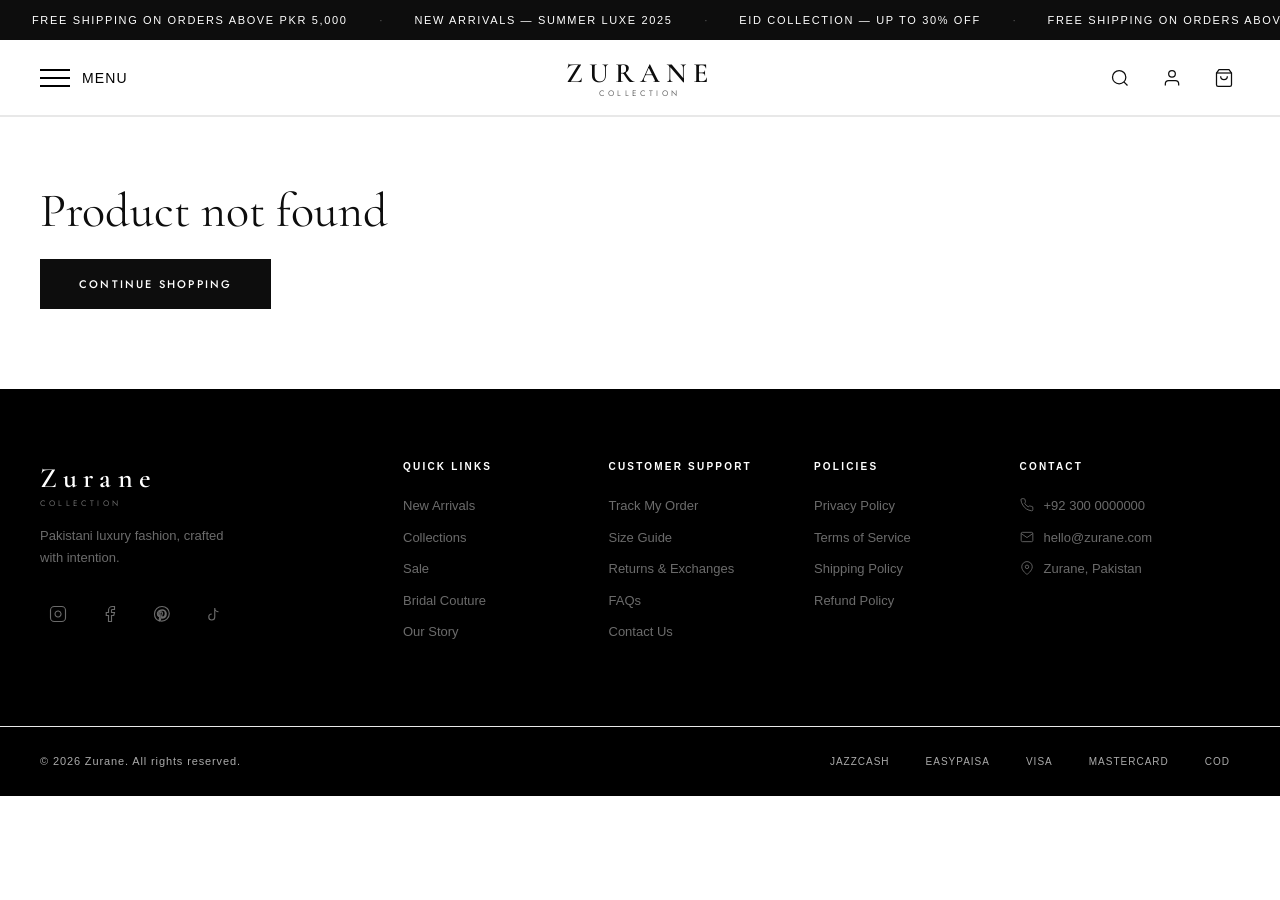
<file: product.html>
<!DOCTYPE html>
<html lang="en">
<head>
  <meta charset="UTF-8" />
  <meta name="viewport" content="width=device-width, initial-scale=1.0" />
  <title>Product details — Zurane</title>
  <link rel="stylesheet" href="style.css" />
  <link rel="preconnect" href="https://fonts.googleapis.com" />
  <link rel="preconnect" href="https://fonts.gstatic.com" crossorigin />
  <link href="https://fonts.googleapis.com/css2?family=Cormorant+Garamond:ital,wght@0,300;0,400;0,500;0,600;1,300;1,400&family=Jost:wght@300;400;500&display=swap" rel="stylesheet" />
<link rel="stylesheet" href="commerce.css" /></head>
<body class="commerce-page"><div class="announcement-bar" id="announcementBar">
    <div class="announcement-track">
      <span class="announcement-item">Free Shipping on orders above PKR 5,000</span>
      <span class="announcement-sep">·</span>
      <span class="announcement-item">New Arrivals — Summer Luxe 2025</span>
      <span class="announcement-sep">·</span>
      <span class="announcement-item">Eid Collection — Up to 30% Off</span>
      <span class="announcement-sep">·</span>
      <span class="announcement-item">Free Shipping on orders above PKR 5,000</span>
      <span class="announcement-sep">·</span>
      <span class="announcement-item">New Arrivals — Summer Luxe 2025</span>
      <span class="announcement-sep">·</span>
      <span class="announcement-item">Eid Collection — Up to 30% Off</span>
      <span class="announcement-sep">·</span>
    </div>
  </div>
  <header class="header" id="header">
    <div class="header-inner">

      <!-- Mobile Menu Toggle -->
      <!-- <div class="header-left">
  <button class="menu-btn" id="navToggle" aria-label="Open menu" aria-expanded="false" aria-controls="mobileNav">
    <span class="hamburger"></span>
    <span class="menu-label">MENU</span>
  </button>
</div> -->

      <!-- Nav Left -->
      <div class="header-left">
  <button class="menu-btn" id="navToggle" aria-label="Open menu" aria-expanded="false" aria-controls="mobileNav">
    <span class="hamburger"></span>
    <span>MENU</span>
  </button>
</div>

      <!-- Logo -->
      <a href="index.html" class="logo" aria-label="Zurane Home">
        <span class="logo-text">ZURANE</span>
        <span class="logo-sub">Collection</span>
      </a>

      <!-- Nav Right (Icons) -->
      <div class="nav-right">
        <button class="icon-btn" id="searchToggle" aria-label="Search">
          <svg width="20" height="20" viewBox="0 0 24 24" fill="none" stroke="currentColor" stroke-width="1.5"><circle cx="11" cy="11" r="8"/><line x1="21" y1="21" x2="16.65" y2="16.65"/></svg>
        </button>
        <a href="index.html" class="icon-btn" aria-label="Account">
          <svg width="20" height="20" viewBox="0 0 24 24" fill="none" stroke="currentColor" stroke-width="1.5"><path d="M20 21v-2a4 4 0 0 0-4-4H8a4 4 0 0 0-4 4v2"/><circle cx="12" cy="7" r="4"/></svg>
        </a>
        <button class="icon-btn cart-btn" id="cartToggle" aria-label="Cart">
          <svg width="20" height="20" viewBox="0 0 24 24" fill="none" stroke="currentColor" stroke-width="1.5"><path d="M6 2 3 6v14a2 2 0 0 0 2 2h14a2 2 0 0 0 2-2V6l-3-4z"/><line x1="3" y1="6" x2="21" y2="6"/><path d="M16 10a4 4 0 0 1-8 0"/></svg>
          <span class="cart-count" id="cartCount">0</span>
        </button>
      </div>

    </div>

    <!-- Search Bar -->
    <div class="search-bar" id="searchBar">
      <div class="search-inner">
        <svg width="18" height="18" viewBox="0 0 24 24" fill="none" stroke="currentColor" stroke-width="1.5"><circle cx="11" cy="11" r="8"/><line x1="21" y1="21" x2="16.65" y2="16.65"/></svg>
        <input type="text" placeholder="Search for collections, fabrics, styles..." id="searchInput" />
        <button class="search-close" id="searchClose" aria-label="Close search">&#x2715;</button>
      </div>
    </div>

    <!-- Mobile Nav Overlay -->
    <div class="mobile-nav" id="mobileNav">
      <div class="mobile-nav-inner">

  <div class="mobile-menu-header">
    <button class="close-menu" id="closeMenu" aria-label="Close menu">✕</button>
    <span>MENU</span>
  </div>

  <ul class="mobile-menu-list">

    <li class="active">
      <a href="index.html">NEW ARRIVALS</a>
    </li>

    <li>
      <a href="index.html">SUMMER EDIT '26</a>
    </li>

    <li class="has-dropdown">

    <div class="menu-row">
        <a href="index.html">SHOP BY CATEGORY</a>
        <button class="dropdown-toggle" aria-label="Toggle submenu" aria-expanded="false">+</button>
    </div>

    <ul class="submenu">
        <li><a href="index.html">UNSTITCHED</a></li>
        <li><a href="index.html">READY TO WEAR</a></li>
        <li><a href="index.html">FORMALS</a></li>
    </ul>

</li>

<li class="has-dropdown">

    <div class="menu-row">
        <a href="index.html">WINTERS '25</a>
        <button class="dropdown-toggle" aria-label="Toggle submenu" aria-expanded="false">+</button>
    </div>

    <ul class="submenu">
        <li><a href="index.html">KHADDAR 3PC</a></li>
        <li><a href="index.html">VELVET 2PC</a></li>
        <li><a href="index.html">KHADDAR 2PC</a></li>
    </ul>

</li>

    <li>
      <a href="index.html">FACTORY CLEARANCE</a>
    </li>

    <li class="has-plus">
      <a href="index.html">SALE</a>
    </li>

  </ul>

</div>
    </div>
    <div class="overlay" id="overlay"></div>

  </header><main class="commerce-main container" id="productPage"></main><footer class="footer">
    <div class="footer-top">
      <div class="container">

        <div class="footer-brand">
          <a href="#" class="footer-logo">
            <span style="color: white;" class="logo-text">Zurane</span>
            <span class="logo-sub">Collection</span>
          </a>
          <p class="footer-tagline">Pakistani luxury fashion, crafted with intention.</p>
          <div class="footer-social">
            <a href="#" class="social-link" aria-label="Instagram">
              <svg width="18" height="18" viewBox="0 0 24 24" fill="none" stroke="currentColor" stroke-width="1.5"><rect x="2" y="2" width="20" height="20" rx="5"/><path d="M16 11.37A4 4 0 1 1 12.63 8 4 4 0 0 1 16 11.37z"/><line x1="17.5" y1="6.5" x2="17.51" y2="6.5"/></svg>
            </a>
            <a href="#" class="social-link" aria-label="Facebook">
              <svg width="18" height="18" viewBox="0 0 24 24" fill="none" stroke="currentColor" stroke-width="1.5"><path d="M18 2h-3a5 5 0 0 0-5 5v3H7v4h3v8h4v-8h3l1-4h-4V7a1 1 0 0 1 1-1h3z"/></svg>
            </a>
            <a href="#" class="social-link" aria-label="Pinterest">
              <svg width="18" height="18" viewBox="0 0 24 24" fill="none" stroke="currentColor" stroke-width="1.5"><path d="M12 2C6.48 2 2 6.48 2 12c0 4.24 2.65 7.86 6.39 9.29-.09-.78-.17-1.98.04-2.83.18-.77 1.22-5.17 1.22-5.17s-.31-.63-.31-1.56c0-1.46.85-2.55 1.9-2.55.9 0 1.33.67 1.33 1.48 0 .9-.58 2.26-.87 3.51-.25 1.05.52 1.9 1.55 1.9 1.86 0 3.1-2.4 3.1-5.25 0-2.16-1.45-3.77-4.08-3.77-2.97 0-4.81 2.22-4.81 4.7 0 .85.24 1.45.62 1.91.17.2.2.28.13.52-.04.17-.15.57-.19.73-.06.24-.24.33-.44.24-1.23-.5-1.81-1.86-1.81-3.38 0-2.5 2.11-5.51 6.32-5.51 3.38 0 5.6 2.45 5.6 5.08 0 3.49-1.94 6.1-4.78 6.1-.95 0-1.85-.51-2.16-1.09l-.6 2.33c-.2.78-.76 1.74-1.16 2.34.87.27 1.79.42 2.75.42 5.52 0 10-4.48 10-10S17.52 2 12 2z"/></svg>
            </a>
            <a href="#" class="social-link" aria-label="TikTok">
              <svg width="18" height="18" viewBox="0 0 24 24" fill="none" stroke="currentColor" stroke-width="1.5"><path d="M9 12a4 4 0 1 0 4 4V4a5 5 0 0 0 5 5"/></svg>
            </a>
          </div>
        </div>

        <div class="footer-links-group">
          <h4 class="footer-heading">Quick Links</h4>
          <ul class="footer-links">
            <li><a href="#">New Arrivals</a></li>
            <li><a href="#">Collections</a></li>
            <li><a href="#">Sale</a></li>
            <li><a href="#">Bridal Couture</a></li>
            <li><a href="#">Our Story</a></li>
          </ul>
        </div>

        <div class="footer-links-group">
          <h4 class="footer-heading">Customer Support</h4>
          <ul class="footer-links">
            <li><a href="#">Track My Order</a></li>
            <li><a href="#">Size Guide</a></li>
            <li><a href="#">Returns & Exchanges</a></li>
            <li><a href="#">FAQs</a></li>
            <li><a href="#">Contact Us</a></li>
          </ul>
        </div>

        <div class="footer-links-group">
          <h4 class="footer-heading">Policies</h4>
          <ul class="footer-links">
            <li><a href="#">Privacy Policy</a></li>
            <li><a href="#">Terms of Service</a></li>
            <li><a href="#">Shipping Policy</a></li>
            <li><a href="#">Refund Policy</a></li>
          </ul>
        </div>

        <div class="footer-links-group">
          <h4 class="footer-heading">Contact</h4>
          <ul class="footer-links footer-contact">
            <li>
              <svg width="14" height="14" viewBox="0 0 24 24" fill="none" stroke="currentColor" stroke-width="1.5"><path d="M22 16.92v3a2 2 0 0 1-2.18 2 19.79 19.79 0 0 1-8.63-3.07A19.5 19.5 0 0 1 4.69 12a19.79 19.79 0 0 1-3.07-8.67A2 2 0 0 1 3.6 1.18h3a2 2 0 0 1 2 1.72c.127.96.361 1.903.7 2.81a2 2 0 0 1-.45 2.11L7.91 8.96a16 16 0 0 0 6.13 6.13l1.27-.84a2 2 0 0 1 2.11-.45c.907.339 1.85.573 2.81.7A2 2 0 0 1 22 16.92z"/></svg>
              +92 300 0000000
            </li>
            <li>
              <svg width="14" height="14" viewBox="0 0 24 24" fill="none" stroke="currentColor" stroke-width="1.5"><path d="M4 4h16c1.1 0 2 .9 2 2v12c0 1.1-.9 2-2 2H4c-1.1 0-2-.9-2-2V6c0-1.1.9-2 2-2z"/><polyline points="22,6 12,13 2,6"/></svg>
              <a href="mailto:hello@zurane.com">hello@zurane.com</a>
            </li>
            <li>
              <svg width="14" height="14" viewBox="0 0 24 24" fill="none" stroke="currentColor" stroke-width="1.5"><path d="M21 10c0 7-9 13-9 13s-9-6-9-13a9 9 0 0 1 18 0z"/><circle cx="12" cy="10" r="3"/></svg>
              Zurane, Pakistan
            </li>
          </ul>
        </div>

      </div>
    </div>

    <div class="footer-bottom">
      <div class="container">
        <p class="footer-copy">© 2026 Zurane. All rights reserved.</p>
        <div class="footer-payments">
          <span>JazzCash</span>
          <span>Easypaisa</span>
          <span>Visa</span>
          <span>Mastercard</span>
          <span>COD</span>
        </div>
      </div>
    </div>
  </footer><aside class="cart-drawer" id="cartDrawer" role="dialog" aria-label="Shopping cart">
    <div class="cart-drawer-header">
      <h3>Shopping Bag</h3>
      <button class="cart-drawer-close" id="cartClose" aria-label="Close cart">&#x2715;</button>
    </div>
    <div class="cart-drawer-body" id="cartBody">
      <div class="cart-empty" id="cartEmpty">
        <svg width="48" height="48" viewBox="0 0 24 24" fill="none" stroke="currentColor" stroke-width="1"><path d="M6 2 3 6v14a2 2 0 0 0 2 2h14a2 2 0 0 0 2-2V6l-3-4z"/><line x1="3" y1="6" x2="21" y2="6"/><path d="M16 10a4 4 0 0 1-8 0"/></svg>
        <p>Your bag is empty</p>
        <a href="#" class="btn btn-dark">Continue Shopping</a>
      </div>
      <div class="cart-items" id="cartItems"></div>
    </div>
    <div class="cart-drawer-footer" id="cartFooter" style="display:none;">
      <div class="cart-subtotal">
        <span>Subtotal</span>
        <span id="cartTotal">PKR 0</span>
      </div>
      <p class="cart-shipping-note">Free shipping on orders above PKR 5,000</p>
      <button class="btn btn-dark cart-checkout">Proceed to Checkout</button>
      <button class="btn btn-outline cart-continue" id="cartContinue">Continue Shopping</button>
    </div>
  </aside><div class="toast" id="toast" role="status" aria-live="polite"></div><script src="products.js"></script><script src="store.js"></script><script src="catalog.js"></script><script src="script.js"></script><script src="commerce.js"></script><script src="product.js"></script></body></html>
</file>
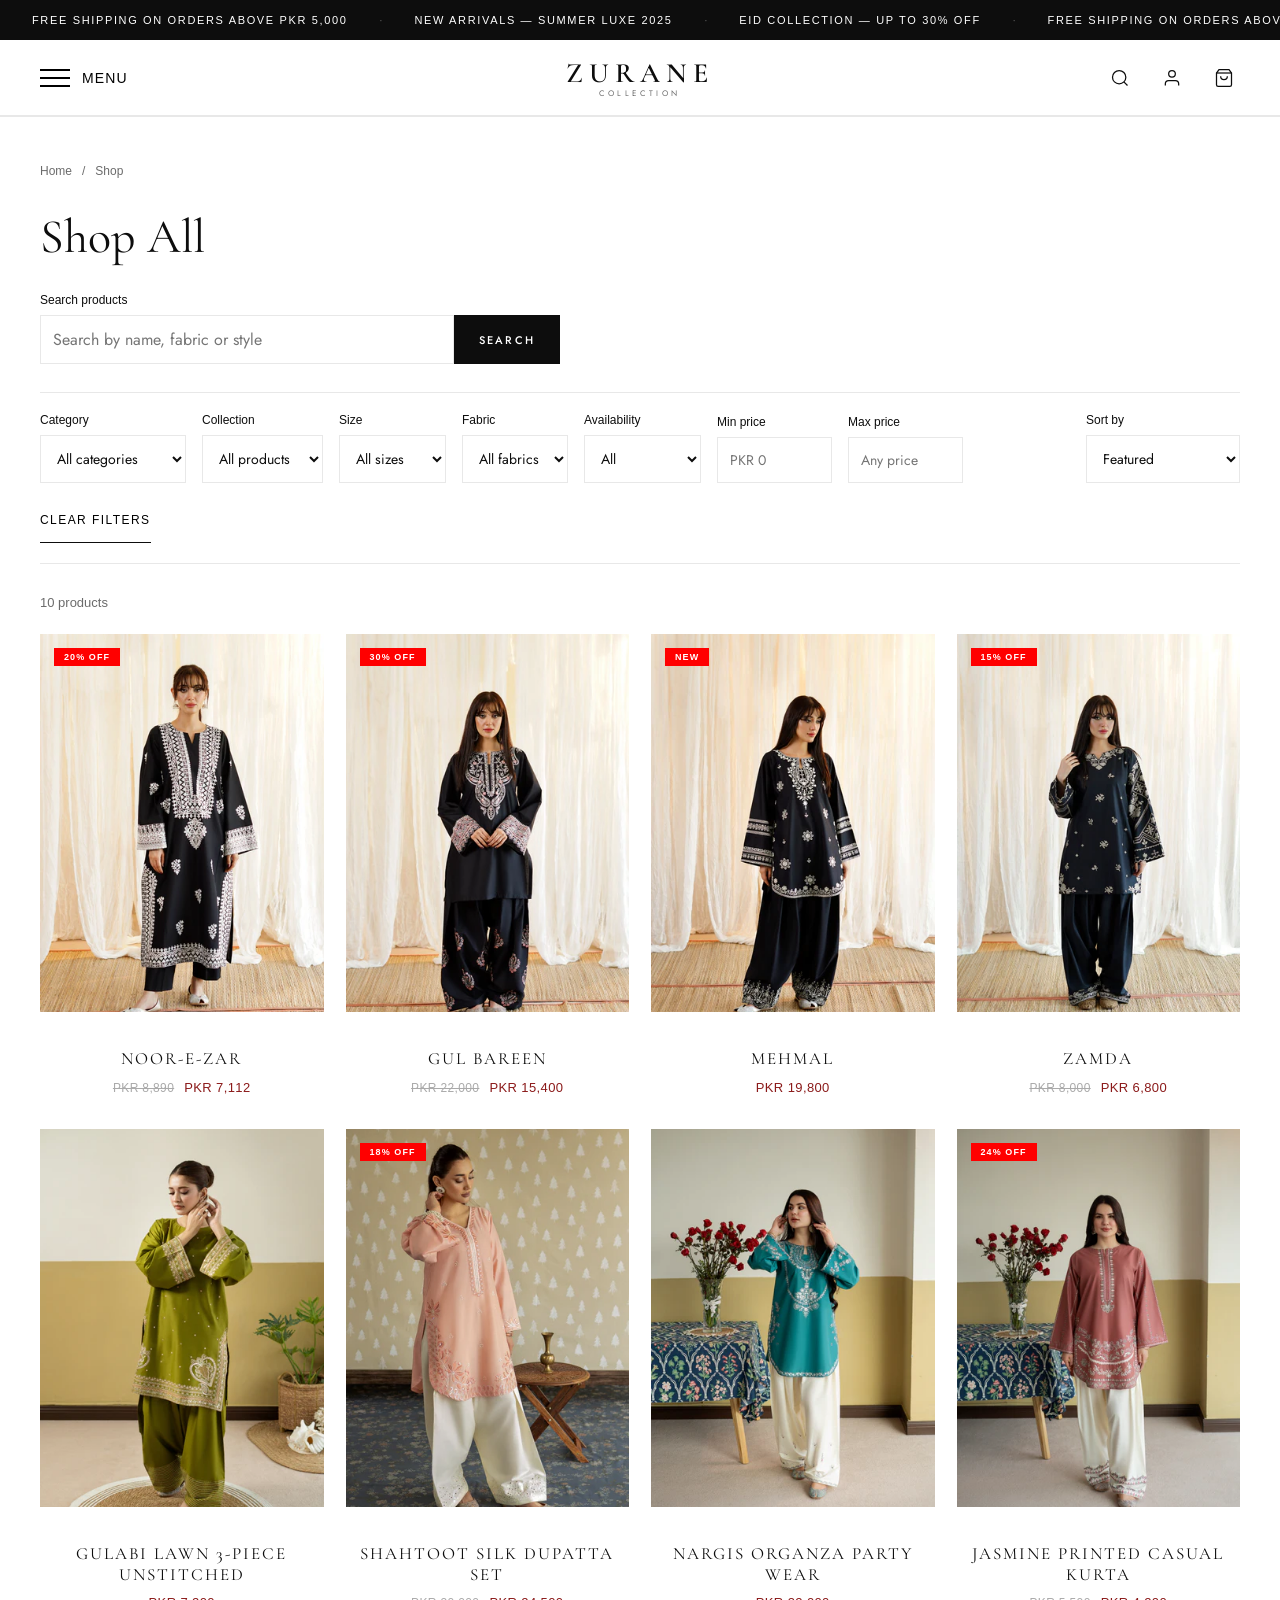
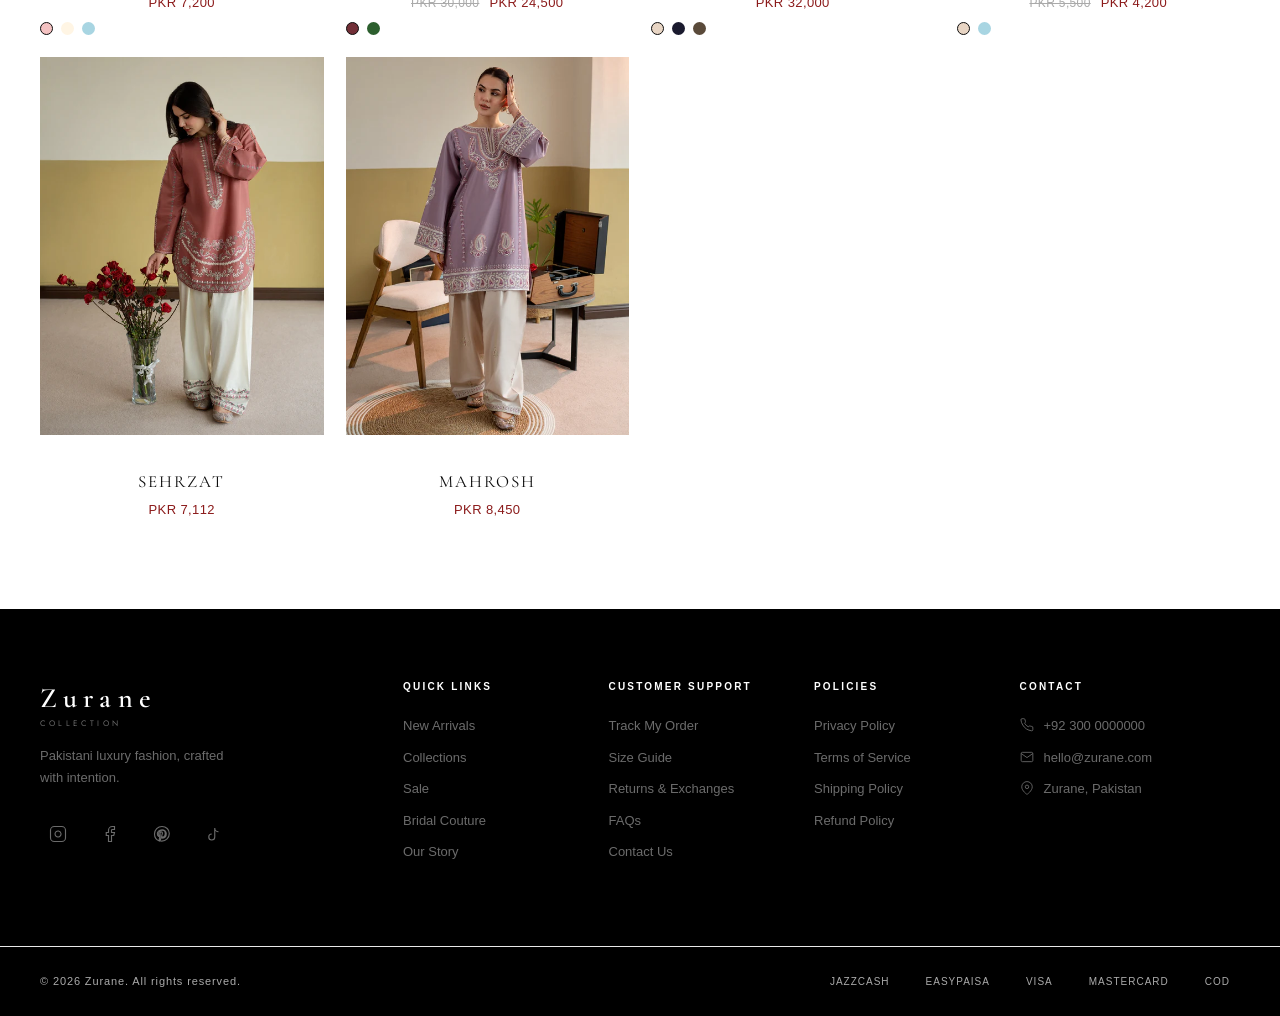
<file: shop.html>
<!DOCTYPE html>
<html lang="en">
<head>
  <meta charset="UTF-8" />
  <meta name="viewport" content="width=device-width, initial-scale=1.0" />
  <title>Shop — Zurane</title>
  <link rel="stylesheet" href="style.css" />
  <link rel="preconnect" href="https://fonts.googleapis.com" />
  <link rel="preconnect" href="https://fonts.gstatic.com" crossorigin />
  <link href="https://fonts.googleapis.com/css2?family=Cormorant+Garamond:ital,wght@0,300;0,400;0,500;0,600;1,300;1,400&family=Jost:wght@300;400;500&display=swap" rel="stylesheet" />
<link rel="stylesheet" href="commerce.css" /></head>
<body class="commerce-page"><div class="announcement-bar" id="announcementBar">
    <div class="announcement-track">
      <span class="announcement-item">Free Shipping on orders above PKR 5,000</span>
      <span class="announcement-sep">·</span>
      <span class="announcement-item">New Arrivals — Summer Luxe 2025</span>
      <span class="announcement-sep">·</span>
      <span class="announcement-item">Eid Collection — Up to 30% Off</span>
      <span class="announcement-sep">·</span>
      <span class="announcement-item">Free Shipping on orders above PKR 5,000</span>
      <span class="announcement-sep">·</span>
      <span class="announcement-item">New Arrivals — Summer Luxe 2025</span>
      <span class="announcement-sep">·</span>
      <span class="announcement-item">Eid Collection — Up to 30% Off</span>
      <span class="announcement-sep">·</span>
    </div>
  </div>
  <header class="header" id="header">
    <div class="header-inner">

      <!-- Mobile Menu Toggle -->
      <!-- <div class="header-left">
  <button class="menu-btn" id="navToggle" aria-label="Open menu" aria-expanded="false" aria-controls="mobileNav">
    <span class="hamburger"></span>
    <span class="menu-label">MENU</span>
  </button>
</div> -->

      <!-- Nav Left -->
      <div class="header-left">
  <button class="menu-btn" id="navToggle" aria-label="Open menu" aria-expanded="false" aria-controls="mobileNav">
    <span class="hamburger"></span>
    <span>MENU</span>
  </button>
</div>

      <!-- Logo -->
      <a href="index.html" class="logo" aria-label="Zurane Home">
        <span class="logo-text">ZURANE</span>
        <span class="logo-sub">Collection</span>
      </a>

      <!-- Nav Right (Icons) -->
      <div class="nav-right">
        <button class="icon-btn" id="searchToggle" aria-label="Search">
          <svg width="20" height="20" viewBox="0 0 24 24" fill="none" stroke="currentColor" stroke-width="1.5"><circle cx="11" cy="11" r="8"/><line x1="21" y1="21" x2="16.65" y2="16.65"/></svg>
        </button>
        <a href="index.html" class="icon-btn" aria-label="Account">
          <svg width="20" height="20" viewBox="0 0 24 24" fill="none" stroke="currentColor" stroke-width="1.5"><path d="M20 21v-2a4 4 0 0 0-4-4H8a4 4 0 0 0-4 4v2"/><circle cx="12" cy="7" r="4"/></svg>
        </a>
        <button class="icon-btn cart-btn" id="cartToggle" aria-label="Cart">
          <svg width="20" height="20" viewBox="0 0 24 24" fill="none" stroke="currentColor" stroke-width="1.5"><path d="M6 2 3 6v14a2 2 0 0 0 2 2h14a2 2 0 0 0 2-2V6l-3-4z"/><line x1="3" y1="6" x2="21" y2="6"/><path d="M16 10a4 4 0 0 1-8 0"/></svg>
          <span class="cart-count" id="cartCount">0</span>
        </button>
      </div>

    </div>

    <!-- Search Bar -->
    <div class="search-bar" id="searchBar">
      <div class="search-inner">
        <svg width="18" height="18" viewBox="0 0 24 24" fill="none" stroke="currentColor" stroke-width="1.5"><circle cx="11" cy="11" r="8"/><line x1="21" y1="21" x2="16.65" y2="16.65"/></svg>
        <input type="text" placeholder="Search for collections, fabrics, styles..." id="searchInput" />
        <button class="search-close" id="searchClose" aria-label="Close search">&#x2715;</button>
      </div>
    </div>

    <!-- Mobile Nav Overlay -->
    <div class="mobile-nav" id="mobileNav">
      <div class="mobile-nav-inner">

  <div class="mobile-menu-header">
    <button class="close-menu" id="closeMenu" aria-label="Close menu">✕</button>
    <span>MENU</span>
  </div>

  <ul class="mobile-menu-list">

    <li class="active">
      <a href="index.html">NEW ARRIVALS</a>
    </li>

    <li>
      <a href="index.html">SUMMER EDIT '26</a>
    </li>

    <li class="has-dropdown">

    <div class="menu-row">
        <a href="index.html">SHOP BY CATEGORY</a>
        <button class="dropdown-toggle" aria-label="Toggle submenu" aria-expanded="false">+</button>
    </div>

    <ul class="submenu">
        <li><a href="index.html">UNSTITCHED</a></li>
        <li><a href="index.html">READY TO WEAR</a></li>
        <li><a href="index.html">FORMALS</a></li>
    </ul>

</li>

<li class="has-dropdown">

    <div class="menu-row">
        <a href="index.html">WINTERS '25</a>
        <button class="dropdown-toggle" aria-label="Toggle submenu" aria-expanded="false">+</button>
    </div>

    <ul class="submenu">
        <li><a href="index.html">KHADDAR 3PC</a></li>
        <li><a href="index.html">VELVET 2PC</a></li>
        <li><a href="index.html">KHADDAR 2PC</a></li>
    </ul>

</li>

    <li>
      <a href="index.html">FACTORY CLEARANCE</a>
    </li>

    <li class="has-plus">
      <a href="index.html">SALE</a>
    </li>

  </ul>

</div>
    </div>
    <div class="overlay" id="overlay"></div>

  </header><main class="commerce-main container" id="shopPage"></main><footer class="footer">
    <div class="footer-top">
      <div class="container">

        <div class="footer-brand">
          <a href="#" class="footer-logo">
            <span style="color: white;" class="logo-text">Zurane</span>
            <span class="logo-sub">Collection</span>
          </a>
          <p class="footer-tagline">Pakistani luxury fashion, crafted with intention.</p>
          <div class="footer-social">
            <a href="#" class="social-link" aria-label="Instagram">
              <svg width="18" height="18" viewBox="0 0 24 24" fill="none" stroke="currentColor" stroke-width="1.5"><rect x="2" y="2" width="20" height="20" rx="5"/><path d="M16 11.37A4 4 0 1 1 12.63 8 4 4 0 0 1 16 11.37z"/><line x1="17.5" y1="6.5" x2="17.51" y2="6.5"/></svg>
            </a>
            <a href="#" class="social-link" aria-label="Facebook">
              <svg width="18" height="18" viewBox="0 0 24 24" fill="none" stroke="currentColor" stroke-width="1.5"><path d="M18 2h-3a5 5 0 0 0-5 5v3H7v4h3v8h4v-8h3l1-4h-4V7a1 1 0 0 1 1-1h3z"/></svg>
            </a>
            <a href="#" class="social-link" aria-label="Pinterest">
              <svg width="18" height="18" viewBox="0 0 24 24" fill="none" stroke="currentColor" stroke-width="1.5"><path d="M12 2C6.48 2 2 6.48 2 12c0 4.24 2.65 7.86 6.39 9.29-.09-.78-.17-1.98.04-2.83.18-.77 1.22-5.17 1.22-5.17s-.31-.63-.31-1.56c0-1.46.85-2.55 1.9-2.55.9 0 1.33.67 1.33 1.48 0 .9-.58 2.26-.87 3.51-.25 1.05.52 1.9 1.55 1.9 1.86 0 3.1-2.4 3.1-5.25 0-2.16-1.45-3.77-4.08-3.77-2.97 0-4.81 2.22-4.81 4.7 0 .85.24 1.45.62 1.91.17.2.2.28.13.52-.04.17-.15.57-.19.73-.06.24-.24.33-.44.24-1.23-.5-1.81-1.86-1.81-3.38 0-2.5 2.11-5.51 6.32-5.51 3.38 0 5.6 2.45 5.6 5.08 0 3.49-1.94 6.1-4.78 6.1-.95 0-1.85-.51-2.16-1.09l-.6 2.33c-.2.78-.76 1.74-1.16 2.34.87.27 1.79.42 2.75.42 5.52 0 10-4.48 10-10S17.52 2 12 2z"/></svg>
            </a>
            <a href="#" class="social-link" aria-label="TikTok">
              <svg width="18" height="18" viewBox="0 0 24 24" fill="none" stroke="currentColor" stroke-width="1.5"><path d="M9 12a4 4 0 1 0 4 4V4a5 5 0 0 0 5 5"/></svg>
            </a>
          </div>
        </div>

        <div class="footer-links-group">
          <h4 class="footer-heading">Quick Links</h4>
          <ul class="footer-links">
            <li><a href="#">New Arrivals</a></li>
            <li><a href="#">Collections</a></li>
            <li><a href="#">Sale</a></li>
            <li><a href="#">Bridal Couture</a></li>
            <li><a href="#">Our Story</a></li>
          </ul>
        </div>

        <div class="footer-links-group">
          <h4 class="footer-heading">Customer Support</h4>
          <ul class="footer-links">
            <li><a href="#">Track My Order</a></li>
            <li><a href="#">Size Guide</a></li>
            <li><a href="#">Returns & Exchanges</a></li>
            <li><a href="#">FAQs</a></li>
            <li><a href="#">Contact Us</a></li>
          </ul>
        </div>

        <div class="footer-links-group">
          <h4 class="footer-heading">Policies</h4>
          <ul class="footer-links">
            <li><a href="#">Privacy Policy</a></li>
            <li><a href="#">Terms of Service</a></li>
            <li><a href="#">Shipping Policy</a></li>
            <li><a href="#">Refund Policy</a></li>
          </ul>
        </div>

        <div class="footer-links-group">
          <h4 class="footer-heading">Contact</h4>
          <ul class="footer-links footer-contact">
            <li>
              <svg width="14" height="14" viewBox="0 0 24 24" fill="none" stroke="currentColor" stroke-width="1.5"><path d="M22 16.92v3a2 2 0 0 1-2.18 2 19.79 19.79 0 0 1-8.63-3.07A19.5 19.5 0 0 1 4.69 12a19.79 19.79 0 0 1-3.07-8.67A2 2 0 0 1 3.6 1.18h3a2 2 0 0 1 2 1.72c.127.96.361 1.903.7 2.81a2 2 0 0 1-.45 2.11L7.91 8.96a16 16 0 0 0 6.13 6.13l1.27-.84a2 2 0 0 1 2.11-.45c.907.339 1.85.573 2.81.7A2 2 0 0 1 22 16.92z"/></svg>
              +92 300 0000000
            </li>
            <li>
              <svg width="14" height="14" viewBox="0 0 24 24" fill="none" stroke="currentColor" stroke-width="1.5"><path d="M4 4h16c1.1 0 2 .9 2 2v12c0 1.1-.9 2-2 2H4c-1.1 0-2-.9-2-2V6c0-1.1.9-2 2-2z"/><polyline points="22,6 12,13 2,6"/></svg>
              <a href="mailto:hello@zurane.com">hello@zurane.com</a>
            </li>
            <li>
              <svg width="14" height="14" viewBox="0 0 24 24" fill="none" stroke="currentColor" stroke-width="1.5"><path d="M21 10c0 7-9 13-9 13s-9-6-9-13a9 9 0 0 1 18 0z"/><circle cx="12" cy="10" r="3"/></svg>
              Zurane, Pakistan
            </li>
          </ul>
        </div>

      </div>
    </div>

    <div class="footer-bottom">
      <div class="container">
        <p class="footer-copy">© 2026 Zurane. All rights reserved.</p>
        <div class="footer-payments">
          <span>JazzCash</span>
          <span>Easypaisa</span>
          <span>Visa</span>
          <span>Mastercard</span>
          <span>COD</span>
        </div>
      </div>
    </div>
  </footer><aside class="cart-drawer" id="cartDrawer" role="dialog" aria-label="Shopping cart">
    <div class="cart-drawer-header">
      <h3>Shopping Bag</h3>
      <button class="cart-drawer-close" id="cartClose" aria-label="Close cart">&#x2715;</button>
    </div>
    <div class="cart-drawer-body" id="cartBody">
      <div class="cart-empty" id="cartEmpty">
        <svg width="48" height="48" viewBox="0 0 24 24" fill="none" stroke="currentColor" stroke-width="1"><path d="M6 2 3 6v14a2 2 0 0 0 2 2h14a2 2 0 0 0 2-2V6l-3-4z"/><line x1="3" y1="6" x2="21" y2="6"/><path d="M16 10a4 4 0 0 1-8 0"/></svg>
        <p>Your bag is empty</p>
        <a href="#" class="btn btn-dark">Continue Shopping</a>
      </div>
      <div class="cart-items" id="cartItems"></div>
    </div>
    <div class="cart-drawer-footer" id="cartFooter" style="display:none;">
      <div class="cart-subtotal">
        <span>Subtotal</span>
        <span id="cartTotal">PKR 0</span>
      </div>
      <p class="cart-shipping-note">Free shipping on orders above PKR 5,000</p>
      <button class="btn btn-dark cart-checkout">Proceed to Checkout</button>
      <button class="btn btn-outline cart-continue" id="cartContinue">Continue Shopping</button>
    </div>
  </aside><div class="toast" id="toast" role="status" aria-live="polite"></div><script src="products.js"></script><script src="store.js"></script><script src="catalog.js"></script><script src="script.js"></script><script src="commerce.js"></script><script src="shop.js"></script></body></html>
</file>
<file: style.css>
/* ═══════════════════════════════════════════════════════
   NOOR LAHORE — Premium Pakistani Fashion
   style.css
═══════════════════════════════════════════════════════ */

/* ── Tokens ──────────────────────────────────────────── */
:root {
  --clr-black:   #0d0d0d;
  --clr-off:     #1a1a1a;
  --clr-mid:     #6b6b6b;
  --clr-light:   #aaaaaa;
  --clr-border:  #e8e8e8;
  --clr-bg:      #ffffff;
  --clr-bg-soft: #f8f6f3;
  --clr-sale:    #8b1a1a;
  --clr-badge:   #2c2c2c;

  --font-display: 'Cormorant Garamond', Georgia, serif;
  --font-body:    'Jost', system-ui, sans-serif;

  --announce-h:  40px;
  --header-h:    76px;

  --ease-silk:   cubic-bezier(0.25, 0.46, 0.45, 0.94);
  --ease-out:    cubic-bezier(0.16, 1, 0.3, 1);
}

/* ── Reset ───────────────────────────────────────────── */
*, *::before, *::after { box-sizing: border-box; margin: 0; padding: 0; }
html { scroll-behavior: smooth; font-size: 16px; }
body {
  font-family: var(--font-body);
  color: var(--clr-black);
  background: var(--clr-bg);
  -webkit-font-smoothing: antialiased;
}
img { display: block; max-width: 100%; height: auto; }
a { text-decoration: none; color: inherit; }
ul { list-style: none; }
button { cursor: pointer; border: none; background: none; font-family: inherit; }

/* ── Utility ─────────────────────────────────────────── */
.container {
  max-width: 1380px;
  margin: 0 auto;
  padding: 0 40px;
}
.section {
  padding: 100px 0;
}
.section-eyebrow {
  font-family: var(--font-body);
  font-size: 11px;
  font-weight: 500;
  letter-spacing: 0.25em;
  text-transform: uppercase;
  color: var(--clr-mid);
  margin-bottom: 14px;
}
.section-title {
  font-family: var(--font-display);
  font-size: clamp(34px, 4vw, 52px);
  font-weight: 400;
  line-height: 1.1;
  letter-spacing: -0.01em;
  color: var(--clr-black);
  text-align: center;
}
.section-title em {
  font-style: italic;
  font-weight: 300;
}
.section-header {
  text-align: center;
  margin-bottom: 60px;
}
.section-header--flex {
  display: flex;
  align-items: flex-end;
  justify-content: space-between;
  text-align: left;
  margin-bottom: 48px;
}
.link-underline {
  font-size: 12px;
  letter-spacing: 0.12em;
  text-transform: uppercase;
  border-bottom: 1px solid var(--clr-black);
  padding-bottom: 2px;
  transition: opacity 0.2s;
}
.link-underline:hover { opacity: 0.5; }

/* ── Buttons ─────────────────────────────────────────── */
.btn {
  display: inline-block;
  font-family: var(--font-body);
  font-size: 11px;
  font-weight: 500;
  letter-spacing: 0.2em;
  text-transform: uppercase;
  padding: 16px 38px;
  transition: all 0.3s var(--ease-silk);
  border: 1px solid transparent;
}
.btn-hero {
  background: var(--clr-bg);
  color: var(--clr-black);
  border-color: var(--clr-bg);
}
.btn-hero:hover {
  background: transparent;
  color: var(--clr-bg);
  border-color: var(--clr-bg);
}
.btn-dark {
  background: var(--clr-black);
  color: var(--clr-bg);
  border-color: var(--clr-black);
}
.btn-dark:hover {
  background: var(--clr-off);
  border-color: var(--clr-off);
}
.btn-outline {
  background: transparent;
  color: var(--clr-black);
  border-color: var(--clr-black);
}
.btn-outline:hover {
  background: var(--clr-black);
  color: var(--clr-bg);
}
.section-cta {
  text-align: center;
  margin-top: 56px;
}

/* ═══════════════════════════════════════════════════════
   ANNOUNCEMENT BAR
═══════════════════════════════════════════════════════ */
.announcement-bar {
  position: fixed;
  top: 0;
  left: 0;
  width: 100%;
  height: var(--announce-h);
  background: var(--clr-black);
  color: #fff;
  display: flex;
  align-items: center;
  overflow: hidden;
  z-index: 1000;
  transition: transform 0.4s var(--ease-silk), height 0.4s var(--ease-silk);
}
.announcement-bar.hidden {
  transform: translateY(-100%);
  height: 0;
}
.announcement-track {
  display: flex;
  align-items: center;
  white-space: nowrap;
  animation: marquee 28s linear infinite;
  padding-right: 60px;
}
@keyframes marquee {
  0%   { transform: translateX(0); }
  100% { transform: translateX(-50%); }
}
.announcement-item {
  font-size: 11px;
  letter-spacing: 0.15em;
  text-transform: uppercase;
  padding: 0 32px;
}
.announcement-sep {
  color: rgba(255,255,255,0.35);
  font-size: 10px;
}
.announcement-close {
  position: absolute;
  right: 16px;
  color: rgba(255,255,255,0.6);
  font-size: 14px;
  padding: 4px 8px;
  transition: color 0.2s;
  z-index: 1;
}
.announcement-close:hover { color: #fff; }

/* ═══════════════════════════════════════════════════════
   HEADER
═══════════════════════════════════════════════════════ */
.header {
  position: fixed;
  top: var(--announce-h);
  left: 0;
  width: 100%;
  z-index: 999;
  background: var(--clr-bg);
  transition: top 0.4s var(--ease-silk), box-shadow 0.3s;
}
.header.announce-gone { top: 0; }
.header.scrolled { box-shadow: 0 1px 0 var(--clr-border); }
.header-inner {
  display: grid;
  grid-template-columns: 1fr auto 1fr;
  align-items: center;
  height: var(--header-h);
  padding: 0 40px;
  border-bottom: 1px solid var(--clr-border);
  position: relative;
}

/* Logo */
.logo {
  grid-column: 2;
  display: flex;
  flex-direction: column;
  align-items: center;
  line-height: 1;
  user-select: none;
}
.logo-text {
  font-family: var(--font-display);
  font-size: 28px;
  font-weight: 600;
  letter-spacing: 0.22em;
  color: var(--clr-black);
}
.logo-sub {
  font-family: var(--font-body);
  font-size: 8px;
  letter-spacing: 0.45em;
  color: var(--clr-mid);
  text-transform: uppercase;
  margin-top: 2px;
}
.footer-logo { display: flex; flex-direction: column; align-items: flex-start; }

/* Nav Left */
.nav-left {
  grid-column: 1;
}
.nav-list {
  display: flex;
  gap: 36px;
  align-items: center;
}
.nav-link {
  font-size: 11px;
  letter-spacing: 0.14em;
  text-transform: uppercase;
  font-weight: 500;
  color: var(--clr-black);
  padding: 4px 0;
  position: relative;
}
.nav-link::after {
  content: '';
  position: absolute;
  bottom: -2px;
  left: 0;
  width: 0;
  height: 1px;
  background: var(--clr-black);
  transition: width 0.3s var(--ease-silk);
}
.nav-item:hover .nav-link::after { width: 100%; }

/* Nav Right */
.nav-right {
  grid-column: 3;
  display: flex;
  align-items: center;
  justify-content: flex-end;
  gap: 20px;
}
.icon-btn {
  display: flex;
  align-items: center;
  justify-content: center;
  padding: 6px;
  color: var(--clr-black);
  transition: opacity 0.2s;
  position: relative;
}
.icon-btn:hover { opacity: 0.55; }
.cart-count {
  position: absolute;
  top: -2px;
  right: -4px;
  width: 16px;
  height: 16px;
  background: var(--clr-black);
  color: #fff;
  border-radius: 50%;
  font-size: 9px;
  font-weight: 600;
  display: flex;
  align-items: center;
  justify-content: center;
  opacity: 0;
  transition: opacity 0.2s;
}
.cart-count.visible { opacity: 1; }

/* Nav Toggle (mobile) */
.header-left{
    grid-column:1;
    display:flex;
    align-items:center;
}

.menu-btn{
    display:flex;
    align-items:center;
    gap:12px;
    background:none;
    border:none;
    cursor:pointer;
    font-size:14px;
    letter-spacing:.08em;
    color:#000;
}

.hamburger{
    width:30px;
    height:2px;
    background:#000;
    position:relative;
}

.hamburger::before,
.hamburger::after{
    content:'';
    position:absolute;
    left:0;
    width:30px;
    height:2px;
    background:#000;
}

.hamburger::before{
    top:-8px;
}

.hamburger::after{
    top:8px;
}


/* Mega Menu */
.nav-item.has-mega { position: relative; }
.mega-menu {
  position: absolute;
  top: calc(100% + 20px);
  left: -40px;
  background: var(--clr-bg);
  border: 1px solid var(--clr-border);
  padding: 40px;
  display: flex;
  gap: 48px;
  min-width: 520px;
  opacity: 0;
  visibility: hidden;
  transform: translateY(10px);
  transition: all 0.3s var(--ease-silk);
  box-shadow: 0 20px 60px rgba(0,0,0,0.08);
}
.nav-item.has-mega:hover .mega-menu {
  opacity: 1;
  visibility: visible;
  transform: translateY(0);
}
.mega-heading {
  font-size: 10px;
  letter-spacing: 0.2em;
  text-transform: uppercase;
  color: var(--clr-mid);
  margin-bottom: 20px;
  font-weight: 500;
}
.mega-col a {
  display: block;
  font-size: 13px;
  color: var(--clr-black);
  margin-bottom: 12px;
  transition: opacity 0.2s;
  letter-spacing: 0.02em;
}
.mega-col a:hover { opacity: 0.5; }
.mega-editorial {
  min-width: 140px;
}
.mega-editorial img {
  width: 140px;
  height: 190px;
  object-fit: cover;
  margin-bottom: 12px;
}
.mega-editorial p {
  font-family: var(--font-display);
  font-size: 14px;
  font-style: italic;
  color: var(--clr-mid);
}

/* Search Bar */
.search-bar {
  border-top: 1px solid var(--clr-border);
  height: 0;
  overflow: hidden;
  transition: height 0.35s var(--ease-silk);
}
.search-bar.open { height: 66px; }
.search-inner {
  display: flex;
  align-items: center;
  padding: 0 40px;
  height: 66px;
  gap: 16px;
}
.search-inner svg { color: var(--clr-mid); flex-shrink: 0; }
#searchInput {
  flex: 1;
  border: none;
  outline: none;
  font-family: var(--font-body);
  font-size: 14px;
  color: var(--clr-black);
  background: transparent;
  letter-spacing: 0.04em;
}
#searchInput::placeholder { color: var(--clr-light); }
.search-close {
  color: var(--clr-mid);
  font-size: 16px;
  transition: color 0.2s;
}
.search-close:hover { color: var(--clr-black); }

/* Mobile Nav */
.mobile-nav{
    position: fixed;
    top: 0;
    left: 0;
    width: min(420px, 100%);
    height: 100dvh;
    overflow-y: auto;
    background: #f7f7f7;
    z-index: 9999;
    transform: translateX(-100%);
    transition: transform .35s ease;
}

.mobile-nav.open{
    transform: translateX(0);
}

.mobile-nav-inner{
    min-height: 100%;
    background: #f7f7f7;
}

.mobile-nav-inner{
    padding:25px 38px;
    position:relative;
    z-index:1003;
    background:#f7f7f7;
}

.mobile-menu-header{
    display:flex;
    align-items:center;
    gap:15px;
    padding:25px 0;
}

.close-menu{
    border:none;
    background:none;
    font-size:32px;
    cursor:pointer;
    color:#000;
    line-height:1;
}
.mobile-menu-list li{
    border-bottom:1px solid #e8dede;
}

.mobile-menu-list a{
    display:block;
    padding:28px 0;
    font-size:18px;
    letter-spacing:4px;
    font-weight:600;
    color:#000;
}

.mobile-menu-list li:first-child a{
    color:#ff4d4d;
}

.menu-row{
    display:flex;
    justify-content:space-between;
    align-items:center;
    padding:28px 0;
    cursor:pointer;
}

.menu-row a{
    padding:0;
    flex:1;
}

.dropdown-toggle{
    font-size:32px;
    font-weight:300;
    line-height:1;
    width:30px;
    text-align:center;
    cursor:pointer;
    transition:.3s;
}

.has-dropdown.active .dropdown-toggle{
    transform:rotate(45deg);
}

.submenu{
    display:none;
    border-top:1px solid #e8dede;
}

.submenu li{
    border-bottom:1px solid #e8dede;
}

.submenu a{
    display:block;
    padding:22px 22px;
    font-size:14px;
    letter-spacing:4px;
}

.has-dropdown.active .submenu{
    display:block;
}

/* Overlay */
.overlay{
    position: fixed;
    inset: 0;
    background: rgba(0, 0, 0, 0.5);
    z-index: 9998;
    opacity: 0;
    pointer-events: none;
    transition: .35s ease;
}

.overlay.visible{
    opacity: 1;
    pointer-events: all;
}
.nav-left{
    display:none;
}

/* ═══════════════════════════════════════════════════════
   HERO
═══════════════════════════════════════════════════════ */
.hero {
  margin-top: calc(var(--announce-h) + var(--header-h));
  height: calc(100vh - var(--announce-h) - var(--header-h));
  min-height: 560px;
  position: relative;
  overflow: hidden;
  /* background: #1a1612; */
}
.hero-slides {
  position: relative;
  width: 100%;
  height: 100%;
}
.hero-slide {
  position: absolute;
  inset: 0;
  opacity: 0;
  transition: opacity 0.9s var(--ease-silk);
}
.hero-slide.active { opacity: 1; z-index: 1; }
.hero-img-wrap {
  position: absolute;
  inset: 0;
  overflow: hidden;
}
.hero-img {
  width: 100%;
  height: 100%;
  object-fit: cover;
  transform: scale(1.04);
  transition: transform 8s var(--ease-silk);
}
.hero-slide.active .hero-img { transform: scale(1); }
.hero-img-wrap::after {
  content: '';
  position: absolute;
  inset: 0;
  
}
.hero-content {
  position: absolute;
  inset: 0;
  z-index: 2;
  display: flex;
  flex-direction: column;
  justify-content: center;
  padding: 0 80px;
  max-width: 640px;
}
.hero-eyebrow {
  font-family: var(--font-body);
  font-size: 10px;
  font-weight: 500;
  letter-spacing: 0.3em;
  text-transform: uppercase;
  color: rgba(255,255,255,0.65);
  margin-bottom: 20px;
}
.hero-heading {
  font-family: var(--font-display);
  font-size: clamp(52px, 7vw, 96px);
  font-weight: 300;
  line-height: 0.95;
  color: #fff;
  letter-spacing: -0.02em;
  margin-bottom: 24px;
}
.hero-heading em {
  font-style: italic;
  font-weight: 300;
}
.hero-sub {
  font-size: 14px;
  color: rgba(255,255,255,0.7);
  letter-spacing: 0.05em;
  margin-bottom: 48px;
  max-width: 320px;
  line-height: 1.65;
}

/* Hero Controls */
.hero-controls {
  position: absolute;
  bottom: 40px;
  left: 50%;
  transform: translateX(-50%);
  z-index: 10;
  display: flex;
  align-items: center;
  gap: 20px;
}
.hero-arrow {
  width: 38px;
  height: 38px;
  border: 1px solid rgba(255,255,255,0.4);
  color: rgba(255,255,255,0.8);
  display: flex;
  align-items: center;
  justify-content: center;
  transition: all 0.2s;
}
.hero-arrow:hover {
  background: rgba(255,255,255,0.15);
  border-color: rgba(255,255,255,0.8);
  color: #fff;
}
.hero-dots {
  display: flex;
  gap: 10px;
}
.hero-dot {
  width: 28px;
  height: 1.5px;
  background: rgba(255,255,255,0.35);
  transition: background 0.3s, width 0.3s;
}
.hero-dot.active {
  background: #fff;
  width: 40px;
}
.hero-scroll-hint {
  position: absolute;
  right: 48px;
  bottom: 40px;
  z-index: 10;
  display: flex;
  flex-direction: column;
  align-items: center;
  gap: 10px;
  color: rgba(255,255,255,0.45);
  font-size: 9px;
  letter-spacing: 0.2em;
  text-transform: uppercase;
}
.hero-scroll-line {
  width: 1px;
  height: 48px;
  background: rgba(255,255,255,0.3);
  animation: scrollPulse 2.2s ease-in-out infinite;
}
@keyframes scrollPulse {
  0%, 100% { opacity: 0.3; transform: scaleY(0.6); }
  50%       { opacity: 0.8; transform: scaleY(1); }
}

/* ═══════════════════════════════════════════════════════
   COLLECTIONS
═══════════════════════════════════════════════════════ */
.collections-section { background: var(--clr-bg-soft); }
.collections-grid {
  display: grid;
  grid-template-columns: 1fr 1fr;
  gap: 20px;
}
.collections-col-right {
  display: grid;
  grid-template-rows: 1fr 1fr;
  gap: 20px;
}
.collection-card {
  position: relative;
  overflow: hidden;
  display: block;
  background: var(--clr-border);
}
.collection-card--large { aspect-ratio: 4/5; }
.collections-col-right .collection-card { aspect-ratio: 5/3.2; }
.collection-img-wrap {
  width: 100%;
  height: 100%;
  overflow: hidden;
}
.collection-img {
  width: 100%;
  height: 100%;
  object-fit: cover;
  transition: transform 0.7s var(--ease-silk);
}
.collection-card:hover .collection-img { transform: scale(1.05); }
.collection-info {
  position: absolute;
  bottom: 0;
  left: 0;
  right: 0;
  padding: 32px 28px;
  background: linear-gradient(to top, rgba(10,8,5,0.7) 0%, transparent 100%);
  color: #fff;
}
.collection-label {
  font-size: 10px;
  letter-spacing: 0.22em;
  text-transform: uppercase;
  color: rgba(255,255,255,0.65);
  margin-bottom: 6px;
}
.collection-name {
  font-family: var(--font-display);
  font-size: clamp(22px, 2.5vw, 30px);
  font-weight: 400;
  margin-bottom: 12px;
  line-height: 1.1;
}
.collection-cta {
  font-size: 11px;
  letter-spacing: 0.1em;
  color: rgba(255,255,255,0.8);
  border-bottom: 1px solid rgba(255,255,255,0.35);
  padding-bottom: 2px;
  transition: all 0.2s;
}
.collection-card:hover .collection-cta {
  color: #fff;
  border-color: #fff;
}

/* ═══════════════════════════════════════════════════════
   PRODUCT CARDS (shared)
═══════════════════════════════════════════════════════ */
.products-grid,
.bestsellers-grid {
  display: grid;
  grid-template-columns: repeat(4, minmax(0, 1fr));
  gap: 22px;
}
.product-card {
  position: relative;
}
.product-img-wrap {
  position: relative;
  overflow: hidden;
  background: var(--clr-bg-soft);
  aspect-ratio: 3/4;
  margin-bottom: 18px;
}
.product-img {
  width: 100%;
  height: 100%;
  object-fit: cover;
  transition: opacity 0.45s var(--ease-silk), transform 0.7s var(--ease-silk);
}
.product-img--hover {
  position: absolute;
  inset: 0;
  opacity: 0;
}
.product-card:hover .product-img:not(.product-img--hover) { opacity: 0; transform: scale(1.04); }
.product-card:hover .product-img--hover { opacity: 1; transform: scale(1.04); }
.product-badges {
  position: absolute;
  top: 14px;
  left: 14px;
  display: flex;
  flex-direction: column;
  gap: 6px;
  z-index: 2;
}
.badge {
  font-size: 9px;
  font-weight: 600;
  letter-spacing: 0.12em;
  text-transform: uppercase;
  padding: 4px 10px;
}
.badge-new  { background: red;
    color: white; }
.badge-sale { background: red;
    color: white; }
.badge-best {    background: red;
    color: white; }

.wishlist-btn {
  position: absolute;
  top: 12px;
  right: 12px;
  width: 36px;
  height: 36px;
  background: var(--clr-bg);
  display: flex;
  align-items: center;
  justify-content: center;
  opacity: 0;
  transform: translateY(-4px);
  transition: all 0.3s var(--ease-silk);
  z-index: 2;
  color: var(--clr-black);
}
.product-card:hover .wishlist-btn {
  opacity: 1;
  transform: translateY(0);
}
.wishlist-btn.active svg { fill: var(--clr-black); }

.product-info{
    text-align:center;
    padding-top:18px;
}

.product-name{
    font-size:16px;
    letter-spacing:2px;
    font-weight:500;
    text-transform:uppercase;
    margin-bottom:12px;
}

.product-price{
    display:flex;
    justify-content:center;
    gap:14px;
    align-items:center;
}

.price-original{
    color:#666;
    text-decoration:line-through;
    font-size:18px;
}

.price-sale{
    color:#ff2b2b;
    font-size:20px;
    font-weight:500;
}
.quick-add {
  position: absolute;
  bottom: 0;
  left: 0;
  width: 100%;
  padding: 13px;
  background: rgba(13,13,13,0.9);
  color: #fff;
  font-family: var(--font-body);
  font-size: 11px;
  font-weight: 500;
  letter-spacing: 0.14em;
  text-transform: uppercase;
  opacity: 0;
  transform: translateY(100%);
  transition: all 0.35s var(--ease-silk);
  z-index: 2;
}
.product-card:hover .quick-add {
  opacity: 1;
  transform: translateY(0);
}
.quick-add:hover { background: rgba(13,13,13,1); }

.product-brand {
  font-size: 9px;
  letter-spacing: 0.22em;
  text-transform: uppercase;
  color: var(--clr-light);
  margin-bottom: 5px;
}
.product-name {
  font-family: var(--font-display);
  font-size: 17px;
  font-weight: 400;
  line-height: 1.25;
  margin-bottom: 10px;
  color: var(--clr-black);
}
.product-price {
  display: flex;
  gap: 10px;
  align-items: baseline;
  margin-bottom: 12px;
}
.price-sale {
  font-size: 13px;
  font-weight: 500;
  color: var(--clr-sale);
  letter-spacing: 0.03em;
}
.price-original {
  font-size: 12px;
  color: var(--clr-light);
  text-decoration: line-through;
  letter-spacing: 0.03em;
}
.product-colors {
  display: flex;
  gap: 8px;
  align-items: center;
}
.color-dot {
  width: 13px;
  height: 13px;
  border-radius: 50%;
  cursor: pointer;
  border: 1.5px solid transparent;
  transition: border-color 0.2s;
}
.color-dot.active { border-color: var(--clr-black); }
.color-dot:hover:not(.active) { border-color: var(--clr-mid); }

/* ═══════════════════════════════════════════════════════
   BEST SELLERS
═══════════════════════════════════════════════════════ */
.bestsellers-section { background: var(--clr-bg-soft); }

/* ═══════════════════════════════════════════════════════
   SHOP THE LOOK
═══════════════════════════════════════════════════════ */
*{
    margin:0;
    padding:0;
    box-sizing:border-box;
}

body{
    font-family:Arial, sans-serif;
}

.shop-look{
    background:#f5f5f5;
    padding:80px 0;
}

.container{
    width:100%;
    max-width:1400px;
    margin:auto;
}

.shop-look h2{
    text-align:center;
    font-size:34px;
    letter-spacing:6px;
    font-weight:500;
    margin-bottom:60px;
}

.look-wrapper{
    display:flex;
    align-items:center;
    justify-content:center;
    gap:60px;
    position:relative;
}

.main-look{
    position:relative;
    width:650px;
}

.main-look img{
    width:100%;
    display:block;
}

.hotspot{
    position:absolute;
    width:24px;
    height:24px;
    background:white;
    border-radius:50%;
    cursor:pointer;
    box-shadow:0 0 10px rgba(0,0,0,.15);
}

.hotspot::after{
    content:'';
    position:absolute;
    top:50%;
    left:50%;
    width:10px;
    height:10px;
    background:#ddd;
    border-radius:50%;
    transform:translate(-50%,-50%);
}

.hotspot-1{
    top:35%;
    left:22%;
}

.hotspot-2{
    top:58%;
    right:25%;
}

.product-card{
    width:min(260px, 100%);
    min-width:0;
    text-align:center;
}

.product-card img{
    width:100%;
    margin-bottom:20px;
}

.product-info h4{
    font-size:12px;
    letter-spacing:3px;
    margin-bottom:10px;
    font-weight:500;
}

.product-info p{
    font-size:22px;
    margin-bottom:25px;
}

.view-btn{
    display:inline-block;
    background:#000;
    color:#fff;
    text-decoration:none;
    padding:15px 40px;
    letter-spacing:2px;
    font-size:12px;
    transition:.3s;
}

.view-btn:hover{
    background:#222;
}

.nav-btn{
    width:42px;
    height:42px;
    border:none;
    background:white;
    border-radius:50%;
    cursor:pointer;
    box-shadow:0 2px 10px rgba(0,0,0,.1);
    font-size:20px;
}

.dots{
    text-align:center;
    margin-top:35px;
}

.dots button{
    width:8px;
    height:8px;
    background:#cfcfcf;
    display:inline-block;
    border-radius:50%;
    margin:0 4px;
}

.dots .active{
    background:#000;
}

@media(max-width:991px){

    .look-wrapper{
        flex-direction:column;
        gap:30px;
    }

    .main-look{
        width:100%;
    }

    .product-card{
        width:100%;
        max-width:320px;
    }

    .look-wrapper .nav-btn{ display:none; }

}

/* ═══════════════════════════════════════════════════════
   BRAND STORY
═══════════════════════════════════════════════════════ */
.story-section { overflow: hidden; }
.story-inner {
  display: grid;
  grid-template-columns: 1fr 1fr;
  gap: 80px;
  align-items: center;
  max-width: 1380px;
  margin: 0 auto;
  padding: 0 40px 80px;
}
.story-title { margin-bottom: 28px; }
.story-para {
  font-size: 15px;
  color: var(--clr-mid);
  line-height: 1.8;
  margin-bottom: 20px;
  max-width: 440px;
}
.story-para:last-of-type { margin-bottom: 40px; }
.story-img-col { position: relative; height: 600px; }
.story-img-wrap { position: absolute; overflow: hidden; }
.story-img-wrap img { width: 100%; height: 100%; object-fit: cover; }
.story-img--top {
  width: 75%;
  height: 75%;
  right: 0;
  top: 0;
}
.story-img--bottom {
  width: 55%;
  height: 50%;
  left: 0;
  bottom: 0;
  border: 8px solid var(--clr-bg);
}
.story-stats {
  display: grid;
  grid-template-columns: repeat(4, minmax(0, 1fr));
  border-top: 1px solid var(--clr-border);
  max-width: 1380px;
  margin: 0 auto;
  padding: 0 40px;
}
.stat-item {
  padding: 48px 40px;
  border-right: 1px solid var(--clr-border);
  text-align: center;
}
.stat-item:last-child { border-right: none; }
.stat-number {
  font-family: var(--font-display);
  font-size: 48px;
  font-weight: 300;
  color: var(--clr-black);
  letter-spacing: -0.02em;
  line-height: 1;
  margin-bottom: 8px;
}
.stat-label {
  font-size: 10px;
  letter-spacing: 0.18em;
  text-transform: uppercase;
  color: var(--clr-mid);
}

/* ═══════════════════════════════════════════════════════
   INSTAGRAM
═══════════════════════════════════════════════════════ */
.insta-section { background: var(--clr-bg-soft); }
.insta-sub {
  font-size: 13px;
  color: var(--clr-mid);
  margin-top: 12px;
  letter-spacing: 0.04em;
}
.insta-grid {
  display: grid;
  grid-template-columns: repeat(6, 1fr);
  gap: 4px;
}
.insta-item {
  position: relative;
  overflow: hidden;
  aspect-ratio: 1;
}
.insta-item img {
  width: 100%;
  height: 100%;
  object-fit: cover;
  transition: transform 0.6s var(--ease-silk);
}
.insta-item:hover img { transform: scale(1.06); }
.insta-overlay {
  position: absolute;
  inset: 0;
  background: rgba(13,13,13,0.35);
  display: flex;
  align-items: center;
  justify-content: center;
  opacity: 0;
  transition: opacity 0.3s;
}
.insta-item:hover .insta-overlay { opacity: 1; }

/* ═══════════════════════════════════════════════════════
   NEWSLETTER
═══════════════════════════════════════════════════════ */
.newsletter-section {
  background: var(--clr-black);
  padding: 50px 0;
}
.newsletter-inner {
  max-width: 560px;
  margin: 0 auto;
  text-align: center;
  padding: 0 40px;
}
.newsletter-eyebrow { color: rgba(255,255,255,0.45); }
.newsletter-title {
  font-family: var(--font-display);
  font-size: clamp(32px, 4vw, 48px);
  font-weight: 300;
  color: #fff;
  line-height: 1.1;
  margin-bottom: 20px;
}
.newsletter-title em { font-style: italic; }
.newsletter-desc {
  font-size: 14px;
  color: rgba(255,255,255,0.55);
  line-height: 1.7;
  margin-bottom: 36px;
}
.newsletter-form {
  display: flex;
  gap: 0;
  border: 1px solid rgba(255,255,255,0.2);
  overflow: hidden;
}
.newsletter-input {
  flex: 1;
  padding: 16px 20px;
  background: transparent;
  border: none;
  outline: none;
  font-family: var(--font-body);
  font-size: 13px;
  color: #fff;
  letter-spacing: 0.04em;
}
.newsletter-input::placeholder { color: rgba(255,255,255,0.35); }
.newsletter-btn {
  background: #fff;
  color: var(--clr-black);
  border-color: #fff;
  flex-shrink: 0;
  padding: 16px 30px;
}
.newsletter-btn:hover {
  background: var(--clr-bg-soft);
  border-color: var(--clr-bg-soft);
}
.newsletter-note {
  font-size: 10px;
  color: rgba(255,255,255,0.3);
  margin-top: 16px;
  letter-spacing: 0.1em;
}



/* ═══════════════════════════════════════════════════════
   FOOTER
═══════════════════════════════════════════════════════ */
.footer { background-color: #000; }
.footer-top .container {
  display: grid;
  grid-template-columns: 2fr 1fr 1fr 1fr 1.4fr;
  gap: 48px;
  padding-top: 72px;
  padding-bottom: 72px;
}
.footer-tagline {
  font-size: 13px;
  color: var(--clr-mid);
  margin-top: 16px;
  margin-bottom: 28px;
  line-height: 1.65;
  max-width: 200px;
}
.footer-social {
  display: flex;
  gap: 16px;
}
.social-link {
  width: 36px;
  height: 36px;
  /* border: 1px solid var(--clr-border); */
  display: flex;
  align-items: center;
  justify-content: center;
  color: var(--clr-mid);
  transition: all 0.2s;
}
.social-link:hover {
  background: var(--clr-black);
  border-color: var(--clr-black);
  color: #fff;
}
.footer-heading {
  font-size: 10px;
  letter-spacing: 0.22em;
  text-transform: uppercase;
  font-weight: 600;
  color: var(--clr-black);
  margin-bottom: 24px;
}
.footer-links li { margin-bottom: 12px; }
.footer-links a {
  font-size: 13px;
  color: var(--clr-mid);
  transition: color 0.2s;
  line-height: 1.5;
}
.footer-links a:hover {  }
.footer-contact li {
  display: flex;
  align-items: flex-start;
  gap: 10px;
  font-size: 13px;
  color: var(--clr-mid);
  margin-bottom: 12px;
  line-height: 1.5;
}
.footer-contact svg { flex-shrink: 0; margin-top: 2px; }
.footer-bottom {
  border-top: 1px solid var(--clr-border);
}
.footer-bottom .container {
  display: flex;
  align-items: center;
  justify-content: space-between;
  padding-top: 24px;
  padding-bottom: 24px;
}
.footer-copy {
  font-size: 11px;
  color: var(--clr-light);
  letter-spacing: 0.08em;
}
.footer-payments {
  display: flex;
  gap: 16px;
}
.footer-payments span {
  font-size: 10px;
  letter-spacing: 0.1em;
  text-transform: uppercase;
  color: var(--clr-light);
  /* border: 1px solid var(--clr-border); */
  padding: 5px 10px;
}

/* ═══════════════════════════════════════════════════════
   CART DRAWER
═══════════════════════════════════════════════════════ */
.cart-drawer {
  position: fixed;
  top: 0;
  right: 0;
  width: min(400px, 100%);
  height: 100dvh;
  background: var(--clr-bg);
  z-index: 10001;
  transform: translateX(100%);
  transition: transform 0.45s var(--ease-silk);
  display: flex;
  flex-direction: column;
  border-left: 1px solid var(--clr-border);
}
.cart-drawer.open { transform: translateX(0); }
.cart-drawer-header {
  display: flex;
  align-items: center;
  justify-content: space-between;
  padding: 24px 28px;
  border-bottom: 1px solid var(--clr-border);
}
.cart-drawer-header h3 {
  font-family: var(--font-display);
  font-size: 22px;
  font-weight: 400;
}
.cart-drawer-close {
  font-size: 18px;
  color: var(--clr-mid);
  transition: color 0.2s;
}
.cart-drawer-close:hover { color: var(--clr-black); }
.cart-drawer-body {
  flex: 1;
  overflow-y: auto;
  padding: 28px;
}
.cart-empty {
  display: flex;
  flex-direction: column;
  align-items: center;
  justify-content: center;
  gap: 16px;
  height: 100%;
  color: var(--clr-light);
  padding: 60px 0;
  text-align: center;
}
.cart-empty svg { color: var(--clr-border); }
.cart-empty p { font-size: 14px; color: var(--clr-mid); letter-spacing: 0.05em; }
.cart-items { display: flex; flex-direction: column; gap: 20px; }
.cart-item {
  display: flex;
  gap: 14px;
  padding-bottom: 20px;
  border-bottom: 1px solid var(--clr-border);
}
.cart-item:last-child { border-bottom: none; }
.cart-item-img {
  width: 80px;
  height: 100px;
  object-fit: cover;
  flex-shrink: 0;
  background: var(--clr-bg-soft);
}
.cart-item-info { flex: 1; }
.cart-item-name {
  font-family: var(--font-display);
  font-size: 16px;
  margin-bottom: 4px;
}
.cart-item-price {
  font-size: 13px;
  color: var(--clr-mid);
}
.cart-item-remove {
  font-size: 11px;
  letter-spacing: 0.08em;
  text-transform: uppercase;
  color: var(--clr-light);
  border-bottom: 1px solid var(--clr-light);
  padding-bottom: 1px;
  margin-top: 8px;
  transition: color 0.2s;
}
.cart-item-remove:hover { color: var(--clr-black); border-color: var(--clr-black); }
.cart-drawer-footer {
  padding: 24px 28px;
  border-top: 1px solid var(--clr-border);
}
.cart-subtotal {
  display: flex;
  justify-content: space-between;
  align-items: center;
  margin-bottom: 8px;
}
.cart-subtotal span {
  font-size: 13px;
  font-weight: 500;
  letter-spacing: 0.06em;
}
.cart-shipping-note {
  font-size: 11px;
  color: var(--clr-mid);
  margin-bottom: 20px;
  letter-spacing: 0.04em;
}
.cart-checkout { width: 100%; text-align: center; margin-bottom: 10px; }
.cart-continue { width: 100%; text-align: center; font-size: 11px; }

/* ── Toast ───────────────────────────────────────────── */
.toast {
  position: fixed;
  bottom: 32px;
  left: 50%;
  transform: translateX(-50%) translateY(20px);
  background: var(--clr-black);
  color: #fff;
  padding: 14px 28px;
  font-size: 12px;
  letter-spacing: 0.1em;
  opacity: 0;
  pointer-events: none;
  transition: all 0.4s var(--ease-silk);
  z-index: 2000;
  white-space: normal;
  max-width: calc(100% - 32px);
  overflow-wrap: anywhere;
}
.toast.show {
  opacity: 1;
  transform: translateX(-50%) translateY(0);
}

/* ── Scroll Reveal ───────────────────────────────────── */
.reveal {
  opacity: 0;
  transform: translateY(28px);
  transition: opacity 0.7s var(--ease-out), transform 0.7s var(--ease-out);
}
.reveal.visible {
  opacity: 1;
  transform: translateY(0);
}

/* ═══════════════════════════════════════════════════════
   RESPONSIVE
═══════════════════════════════════════════════════════ */

/* ── Tablet ──────────────────────────────────────────── */
@media (max-width: 1100px) {
  .hero { height: auto; min-height: 0; aspect-ratio: var(--hero-ratio, 2 / 1); }
  .hero-img { object-fit: contain; }
  .container { padding: 0 28px; }
  .header-inner { padding: 0 28px; }
  .products-grid,
  .bestsellers-grid { grid-template-columns: repeat(3, minmax(0, 1fr)); }
  .footer-top .container { grid-template-columns: 1fr 1fr; gap: 40px; }
  .footer-brand { grid-column: 1 / -1; }
  .insta-grid { grid-template-columns: repeat(3, minmax(0, 1fr)); }
  .story-stats { grid-template-columns: repeat(2, minmax(0, 1fr)); }
  .stat-item:nth-child(2) { border-right: none; }
  .stat-item:nth-child(3) { border-top: 1px solid var(--clr-border); }
  .stat-item:nth-child(4) { border-top: 1px solid var(--clr-border); }
}

/* ── Mobile ──────────────────────────────────────────── */
@media (max-width: 768px) {
  :root { --header-h: 64px; }
  .section { padding: 72px 0; }
  .container { padding: 0 20px; }
  .header-inner { padding: 0 12px; grid-template-columns: 44px minmax(0, 1fr) auto; }
  .menu-btn > span:last-child { display: none; }
  .menu-btn { min-height: 44px; }
  .logo-text { font-size: clamp(20px, 4vw, 28px); letter-spacing: .15em; }
  .nav-right { gap: 0; }
  .nav-right .icon-btn { padding: 8px; min-height: 44px; }

  .nav-toggle { display: flex; }
  .nav-left { display: none; }

  .logo { grid-column: 2; }
  .nav-right { grid-column: 3; gap: 0; }

  /* Hero */
  .hero-controls { bottom: 10px; gap: 12px; }
  .hero-content { padding: 0 28px; }
  .hero-scroll-hint { display: none; }

  /* Collections */
  .collections-grid { grid-template-columns: 1fr; }
  .collection-card--large { aspect-ratio: 4/3; }
  .collections-col-right { grid-template-rows: auto; grid-template-columns: 1fr 1fr; }

  /* Products */
  .products-grid,
  .bestsellers-grid { grid-template-columns: repeat(2, minmax(0, 1fr)); gap: 16px 12px; }
  .quick-add { opacity: 1; transform: translateY(0); font-size: 10px; }
  .wishlist-btn { opacity: 1; transform: translateY(0); }

  /* Look */
  .look-inner { grid-template-columns: 1fr; }
  .look-img-wrap { min-height: 400px; }
  .look-right { padding: 52px 28px; }

  /* Story */
  .story-inner { grid-template-columns: 1fr; gap: 40px; padding: 0 20px 48px; }
  .story-img-col { height: 380px; }
  .story-stats { padding: 0 20px; }
  .stat-item { padding: 32px 20px; }
  .stat-number { font-size: 36px; }

  /* Instagram */
  .insta-grid { grid-template-columns: repeat(3, minmax(0, 1fr)); }

  /* Newsletter */
  .newsletter-form { flex-direction: column; }
  .newsletter-btn { text-align: center; border-left: none; }

  /* Footer */
  .footer-top .container {
    grid-template-columns: 1fr 1fr;
    gap: 32px;
  }
  .footer-brand { grid-column: 1 / -1; }
  .footer-bottom .container { flex-direction: column; gap: 16px; text-align: center; }

  /* Search */
  .search-inner { padding: 0 20px; }

  /* Cart Drawer */
  .cart-drawer { width: min(400px, 100%); }
}

@media (max-width: 480px) {
  .products-grid,
  .bestsellers-grid { grid-template-columns: repeat(2, minmax(0, 1fr)); gap: 14px 10px; }
  .section-header--flex { flex-direction: column; align-items: flex-start; gap: 10px; }
  .insta-grid { grid-template-columns: repeat(2, minmax(0, 1fr)); }
  .collections-col-right { grid-template-columns: 1fr; }
  .footer-top .container { grid-template-columns: 1fr; }
  .story-stats { grid-template-columns: 1fr 1fr; }
}

/* ── Reduced Motion ──────────────────────────────────── */
@media (prefers-reduced-motion: reduce) {
  .announcement-track { animation: none; }
  .hero-img { transition: none; }
  .hero-slide { transition: opacity 0.2s; }
  .reveal { transition: none; }
}

/* Intrinsic sizing shared by storefront and commerce pages. */
[hidden] { display: none !important; }
:focus-visible { outline: 2px solid var(--clr-sale); outline-offset: 4px; }
section { scroll-margin-top: calc(var(--header-h) + var(--announce-h) + 20px); }
.product-price, .footer-payments { flex-wrap: wrap; }
.product-card, .cart-item-info, .footer-top .container > *, #searchInput, .newsletter-input { min-width: 0; }
.product-name, .footer-contact, .cart-item-name { overflow-wrap: anywhere; }
.main-look { min-width: 0; max-width: 100%; }
.nav-btn { flex-shrink: 0; }
.product-card:focus-within .quick-add, .product-card:focus-within .wishlist-btn { opacity: 1; transform: none; }
.cart-drawer, .mobile-nav { visibility: hidden; }
.cart-drawer.open, .mobile-nav.open { visibility: visible; }
.cart-drawer-body { min-height: 0; }
.cart-drawer-footer { max-height: 48dvh; overflow-y: auto; }
.cart-count { width: auto; min-width: 16px; padding: 0 3px; }
.toast { z-index: 10002; }
@media (hover: none), (pointer: coarse) {
  .quick-add, .wishlist-btn { opacity: 1; transform: none; }
}
@media (max-width: 768px) {
  .product-name { font-size: 15px; letter-spacing: 1px; }
  .product-price { gap: 5px 8px; }
  .quick-add { min-height: 44px; padding: 10px 4px; }
  .mobile-nav-inner { padding: 20px; }
  .shop-look h2 { font-size: 28px; letter-spacing: 3px; }
  .hero-arrow { width: 32px; height: 32px; }
  .hero-dot { width: 20px; }
  .hero-dot.active { width: 28px; }
  .cart-drawer-header, .cart-drawer-body, .cart-drawer-footer { padding: 20px; }
}
</file>
<file: commerce.css>
/* New purchase views reuse the existing colors, typefaces, borders and buttons. */
.commerce-main { margin-top: calc(var(--announce-h) + var(--header-h)); padding-top: 48px; padding-bottom: 80px; }
.commerce-main h1 { font: 400 clamp(30px, 4vw, 48px)/1.15 var(--font-display); margin: 20px 0; }
.commerce-main h2 { font: 400 26px var(--font-display); margin-bottom: 20px; }
.commerce-main p { line-height: 1.7; }
.commerce-layout { display: grid; grid-template-columns: minmax(0, 1.2fr) minmax(0, 1fr); gap: 48px; align-items: start; }
.commerce-panel { padding: 28px; border: 1px solid var(--clr-border); background: var(--clr-bg-soft); min-width: 0; }
.checkout-form { display: grid; gap: 24px; min-width: 0; }
.checkout-form fieldset { border: 0; min-width: 0; }
.checkout-form legend { font: 400 26px var(--font-display); margin-bottom: 18px; }
.form-grid { display: grid; grid-template-columns: repeat(2, minmax(0, 1fr)); gap: 18px; }
.field { display: flex; flex-direction: column; gap: 8px; font-size: 13px; min-width: 0; }
.field-wide { grid-column: 1 / -1; }
.field input, .field select, .product-options select, .quantity-input { width: 100%; min-width: 0; border: 1px solid var(--clr-border); padding: 12px; font: 16px var(--font-body); background: white; color: var(--clr-black); border-radius: 0; }
.payment-option { display: flex; gap: 10px; align-items: start; margin: 16px 0; line-height: 1.5; }
.payment-option input { margin-top: 4px; }
.muted { color: var(--clr-mid); font-size: 13px; }
.form-error { color: var(--clr-sale); }
.summary-row { display: flex; justify-content: space-between; gap: 16px; margin: 14px 0; font-size: 14px; }
.summary-row strong:last-child, .summary-row span:last-child { flex-shrink: 0; }
.summary-total { border-top: 1px solid var(--clr-border); padding-top: 18px; }
.quantity-control { display: inline-flex; align-items: center; border: 1px solid var(--clr-border); margin: 12px 0; }
.quantity-control button { width: 40px; min-height: 44px; font-size: 20px; }
.quantity-control output { min-width: 28px; text-align: center; }
.quantity-control button:disabled { opacity: .35; cursor: default; }
.cart-item-remove { display: block; min-height: 32px; }
.cart-item-info { overflow-wrap: anywhere; }
.product-detail-image { width: 100%; max-height: 720px; object-fit: contain; background: var(--clr-bg-soft); }
.product-options { display: grid; gap: 18px; margin: 24px 0; }
.product-options label { display: grid; gap: 8px; }
.product-options .quantity-input { max-width: 120px; }
.purchase-actions { display: flex; gap: 12px; flex-wrap: wrap; }
.confirmation-details { margin: 24px 0; overflow-wrap: anywhere; }
.confirmation-details dt { font-size: 12px; color: var(--clr-mid); margin-top: 18px; }
.confirmation-details dd { margin: 6px 0; line-height: 1.7; }
.empty-page { padding: 40px 0; }
.empty-page .btn { margin-top: 24px; }
.checkout-form .btn { width: 100%; }
.product-img-wrap > a { display: block; height: 100%; }
.dots button { min-width: 16px; min-height: 16px; }
.color-dot { position: relative; }
.color-dot::after { content: ''; position: absolute; inset: -6px; }
.category-menu-toggle { display: flex; justify-content: space-between; align-items: center; width: 100%; text-align: left; font-size: 18px; font-weight: 600; letter-spacing: 4px; text-transform: uppercase; gap: 12px; }
.category-menu-toggle span { font-size: 28px; }
.category-menu-toggle[aria-expanded="true"] span { transform: rotate(45deg); }
.breadcrumbs { display: flex; flex-wrap: wrap; gap: 10px; font-size: 12px; color: var(--clr-mid); margin-bottom: 32px; }
.product-layout { display: grid; grid-template-columns: minmax(0, 1.45fr) minmax(0, 1fr); gap: 48px; max-width: 1120px; margin: auto; align-items: start; }
.product-details { position: sticky; top: calc(var(--header-h) + var(--announce-h) + 24px); min-width: 0; }
.product-details h1 { font-size: 28px; letter-spacing: .08em; margin: 0 0 20px; overflow-wrap: anywhere; }
.product-details .section-eyebrow { margin-bottom: 14px; }
.detail-price { display: flex; align-items: baseline; flex-wrap: wrap; gap: 12px; margin-bottom: 12px; font-size: 18px; }
.detail-price del { font-size: 14px; color: var(--clr-mid); }
.detail-discount { color: var(--clr-sale); font-size: 12px; }
.availability { border-top: 1px solid var(--clr-border); padding-top: 20px; margin-top: 20px; font-size: 12px; }
.size-options { border: 0; padding: 0; margin: 24px 0; display: flex; gap: 8px; flex-wrap: wrap; min-width: 0; }
.size-options legend { font-size: 13px; margin-bottom: 12px; }
.size-option { position: relative; cursor: pointer; }
.size-option input { position: absolute; opacity: 0; width: 100%; height: 100%; margin: 0; cursor: pointer; }
.size-option span { display: grid; place-items: center; min-width: 44px; min-height: 44px; padding: 10px; font-size: 12px; border: 1px solid var(--clr-border); }
.size-option input:checked + span { border-color: var(--clr-black); background: var(--clr-bg-soft); }
.size-option input:focus-visible + span { outline: 2px solid var(--clr-sale); outline-offset: 2px; }
.size-option input:disabled + span { color: var(--clr-light); text-decoration: line-through; background: #f7f7f7; }
.size-option:has(input:disabled) { cursor: not-allowed; }
.product-color { margin-bottom: 22px; }
.quantity-label { display: block; font-size: 13px; }
.product-quantity { margin-bottom: 28px; }
.product-quantity input { border: 0; width: 48px; text-align: center; font: 16px var(--font-body); appearance: textfield; background: transparent; }
.product-quantity input::-webkit-inner-spin-button { appearance: none; }
.product-details .purchase-actions { display: grid; gap: 10px; }
.btn:disabled { opacity: .45; cursor: not-allowed; }
.product-accordions { margin-top: 24px; border-top: 1px solid var(--clr-black); }
.product-accordions details { border-bottom: 1px solid var(--clr-black); padding: 18px 0; font-size: 13px; }
.product-accordions summary { cursor: pointer; display: flex; justify-content: space-between; gap: 12px; list-style: none; }
.product-accordions summary::-webkit-details-marker { display: none; }
.product-accordions summary::after { content: '+'; }
.product-accordions details[open] summary::after { content: '−'; }
.product-accordions p { margin-top: 16px; color: var(--clr-mid); }
.product-accordions dl { display: grid; grid-template-columns: auto minmax(0, 1fr); gap: 10px 20px; margin-top: 18px; }
.product-accordions dd { margin: 0; }
.gallery-stage { position: relative; }
.gallery-zoom { display: block; width: 100%; cursor: zoom-in; }
.product-gallery .product-detail-image { max-height: none; height: auto; }
.gallery-arrow { position: absolute; top: 50%; transform: translateY(-50%); width: 44px; height: 44px; border-radius: 50%; background: rgba(0,0,0,.65); color: white; font-size: 30px; }
.gallery-prev { left: 12px; }
.gallery-next { right: 12px; }
.gallery-thumbnails { display: flex; gap: 8px; overflow-x: auto; margin-top: 12px; padding: 3px; }
.gallery-thumbnails button { flex: 0 0 64px; border: 1px solid transparent; }
.gallery-thumbnails button[aria-pressed="true"] { border-color: var(--clr-black); }
.gallery-thumbnails img { width: 100%; aspect-ratio: 3/4; object-fit: cover; }
.gallery-hint { font-size: 11px; margin-top: 8px; }
.related-products { border-top: 1px solid var(--clr-border); margin-top: 60px; padding-top: 40px; }
.related-products h2 { font-size: 34px; margin-bottom: 30px; }
.related-grid .product-card, .shop-grid .product-card { width: 100%; max-width: none; }
.quick-dialog, .image-dialog { border: 1px solid var(--clr-border); padding: 32px; margin: auto; width: min(460px, calc(100% - 32px)); max-height: calc(100dvh - 32px); overflow-y: auto; color: var(--clr-black); background: white; }
dialog::backdrop { background: rgba(0,0,0,.55); }
.quick-dialog h2 { font: 400 28px var(--font-display); margin: 20px 28px 12px 0; }
.dialog-close { position: absolute; top: 8px; right: 8px; width: 44px; height: 44px; font-size: 26px; background: white; z-index: 1; }
.quick-dialog .field { margin-bottom: 18px; }
.quick-dialog .btn { width: 100%; margin: 18px 0; }
.quick-dialog .form-error { margin-top: 12px; }
.quick-dialog .link-underline { display: inline-block; }
.image-dialog { width: min(1000px, calc(100% - 24px)); padding: 16px; }
.image-dialog img { margin: auto; max-height: calc(100dvh - 64px); object-fit: contain; }
.shop-filters { margin: 28px 0; }
.shop-search { max-width: 520px; margin-bottom: 28px; }
.shop-search > label { font-size: 12px; display: block; margin-bottom: 8px; }
.shop-search > div { display: flex; }
.shop-search input { width: 100%; min-width: 0; border: 1px solid var(--clr-border); padding: 12px; font: 16px var(--font-body); }
.shop-search .btn { padding: 12px 24px; }
.filter-toolbar { display: flex; align-items: flex-start; justify-content: space-between; gap: 24px; border-top: 1px solid var(--clr-border); border-bottom: 1px solid var(--clr-border); padding: 20px 0; }
.filter-fields { display: flex; flex-wrap: wrap; align-items: end; gap: 16px; min-width: 0; }
.filter-toolbar label { display: grid; gap: 8px; font-size: 12px; min-width: 0; }
.filter-toolbar select, .filter-toolbar input { font: 14px var(--font-body); color: var(--clr-black); border: 1px solid var(--clr-border); background: white; padding: 12px; min-height: 44px; max-width: 100%; border-radius: 0; }
.filter-toolbar input { width: 115px; }
.filter-clear { min-height: 44px; }
.sort-control { flex-shrink: 0; }
.filter-toggle { display: none; }
.result-count { margin: 20px 0; font-size: 13px; color: var(--clr-mid); }
.empty-results { text-align: center; padding: 60px 20px; }
.empty-results .btn { margin-top: 24px; }
.footer-heading { color: var(--clr-bg); }
@media (max-width: 768px) {
  .commerce-main { padding-top: 28px; padding-bottom: 48px; }
  .commerce-layout { grid-template-columns: minmax(0, 1fr); gap: 28px; }
  .commerce-panel { padding: 20px; }
  .form-grid { grid-template-columns: minmax(0, 1fr); }
  .purchase-actions .btn { flex: 1; padding: 16px 20px; }
  .product-layout { grid-template-columns: minmax(0, 1fr); gap: 28px; }
  .product-details { position: static; }
  .product-details h1 { font-size: 26px; }
  .breadcrumbs { margin-bottom: 24px; }
  .filter-toolbar { flex-wrap: wrap; align-items: center; gap: 16px; }
  .filter-toggle { display: flex; gap: 18px; align-items: center; min-height: 44px; font-size: 14px; }
  .filter-fields { display: none; order: 3; width: 100%; grid-template-columns: repeat(2, minmax(0, 1fr)); }
  .filters-open .filter-fields { display: grid; }
  .filter-toolbar input { width: 100%; }
  .filter-toolbar select { width: 100%; font-size: 16px; }
  .sort-control { max-width: 190px; }
  .shop-search .btn { padding: 12px 18px; }
  .quick-dialog { padding: 24px; }
  .related-products { margin-top: 40px; }
}
</file>
